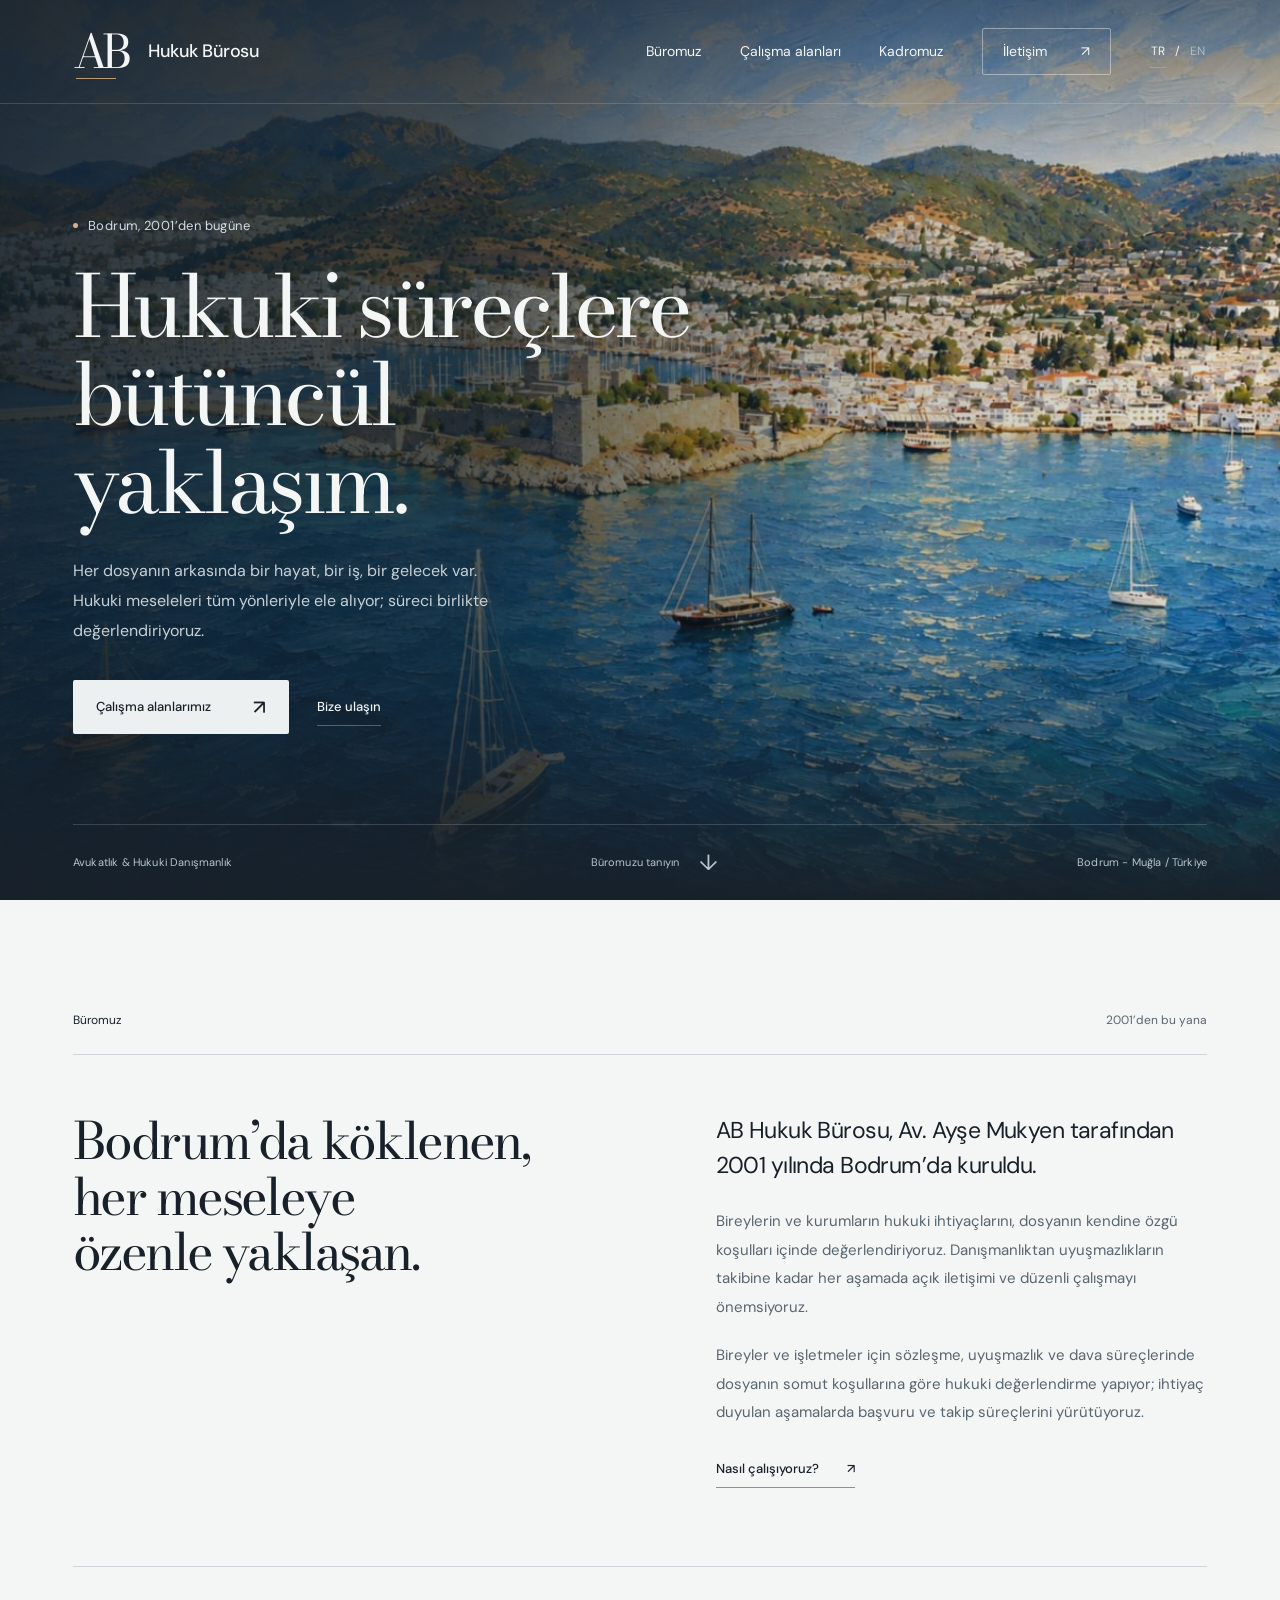
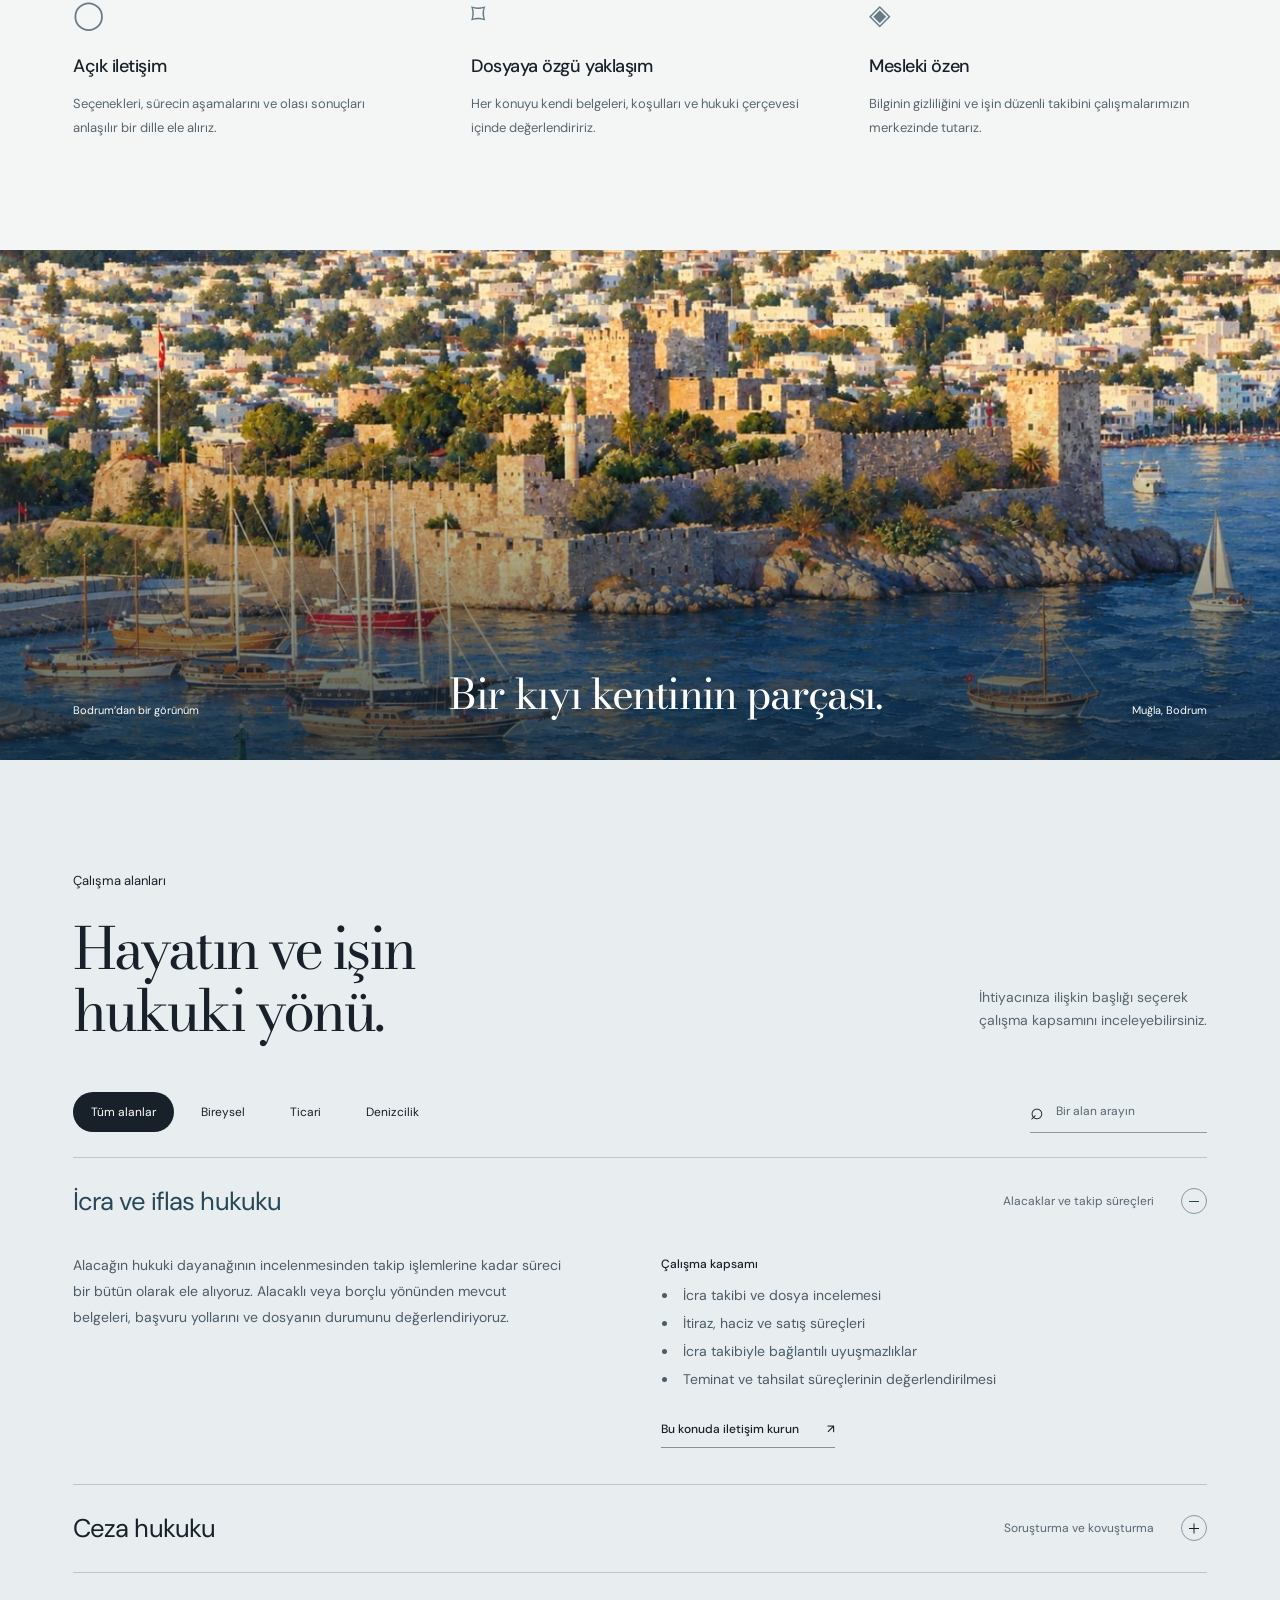
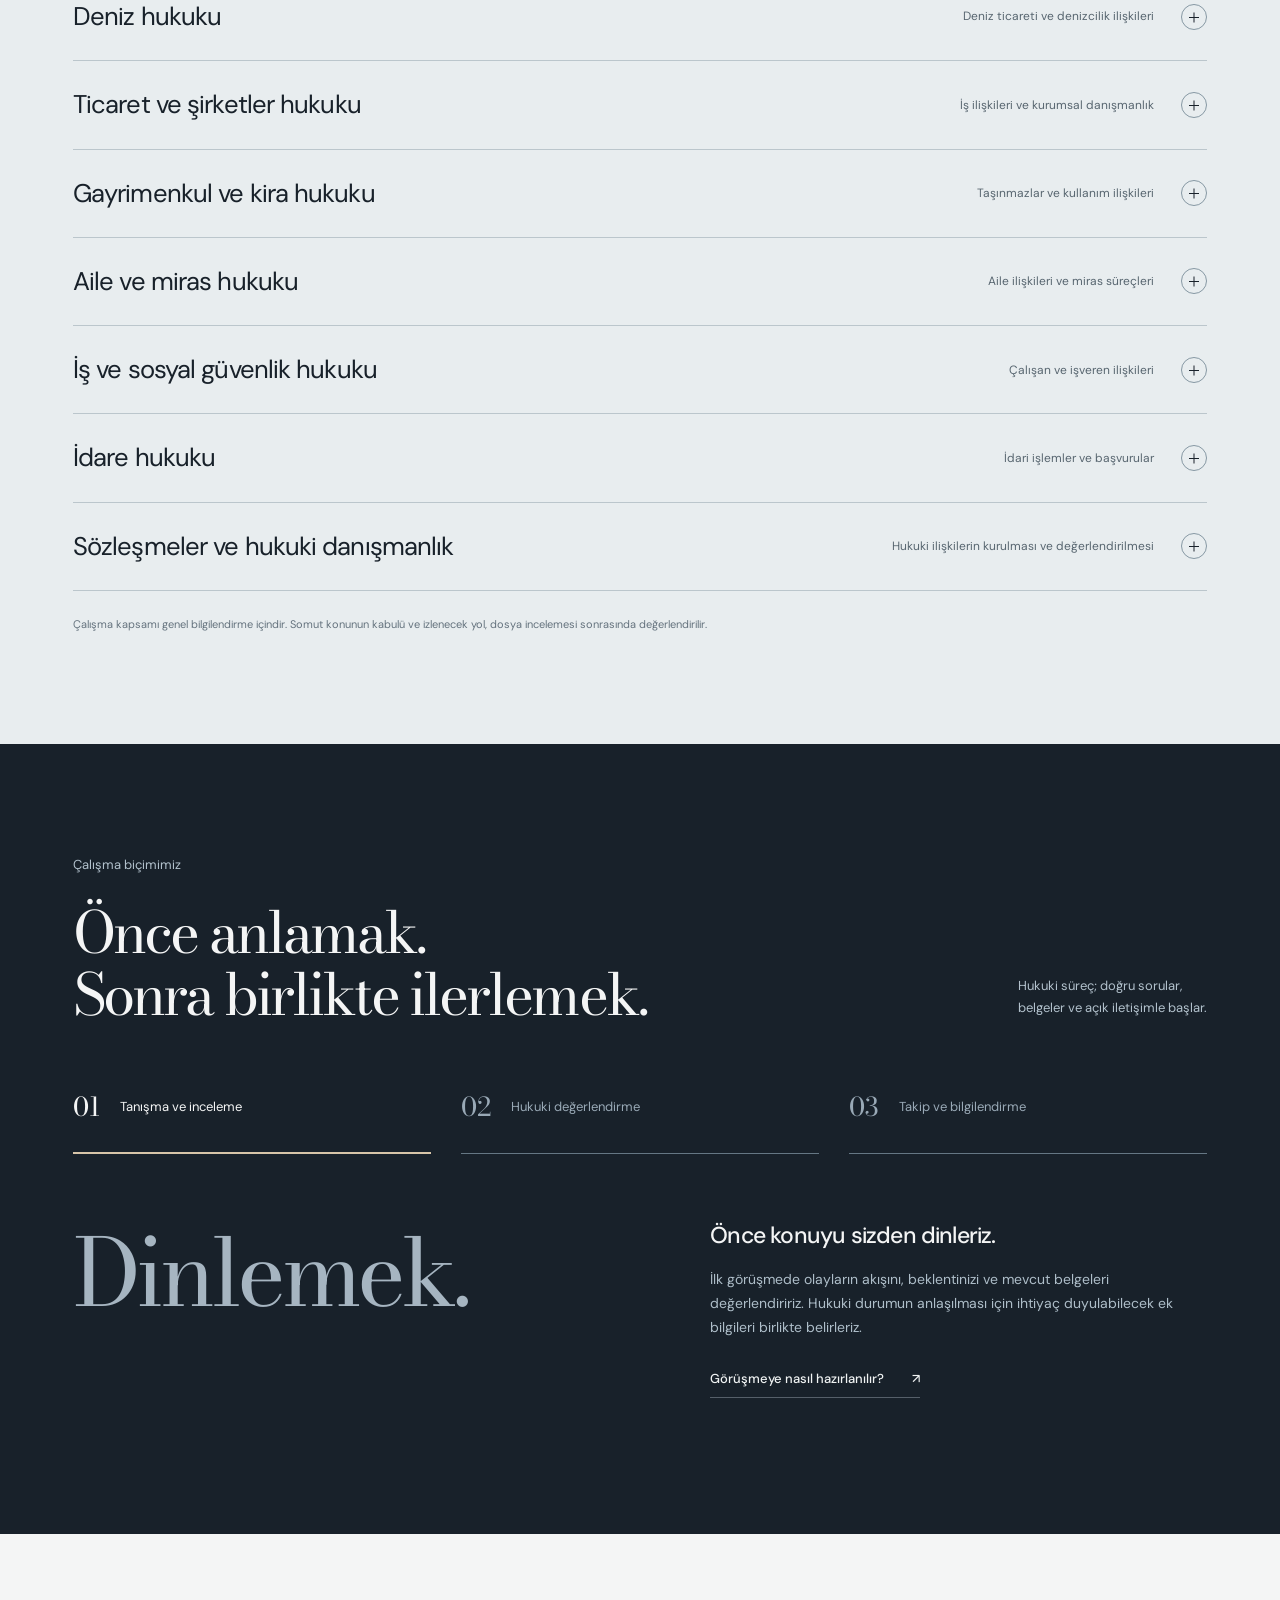
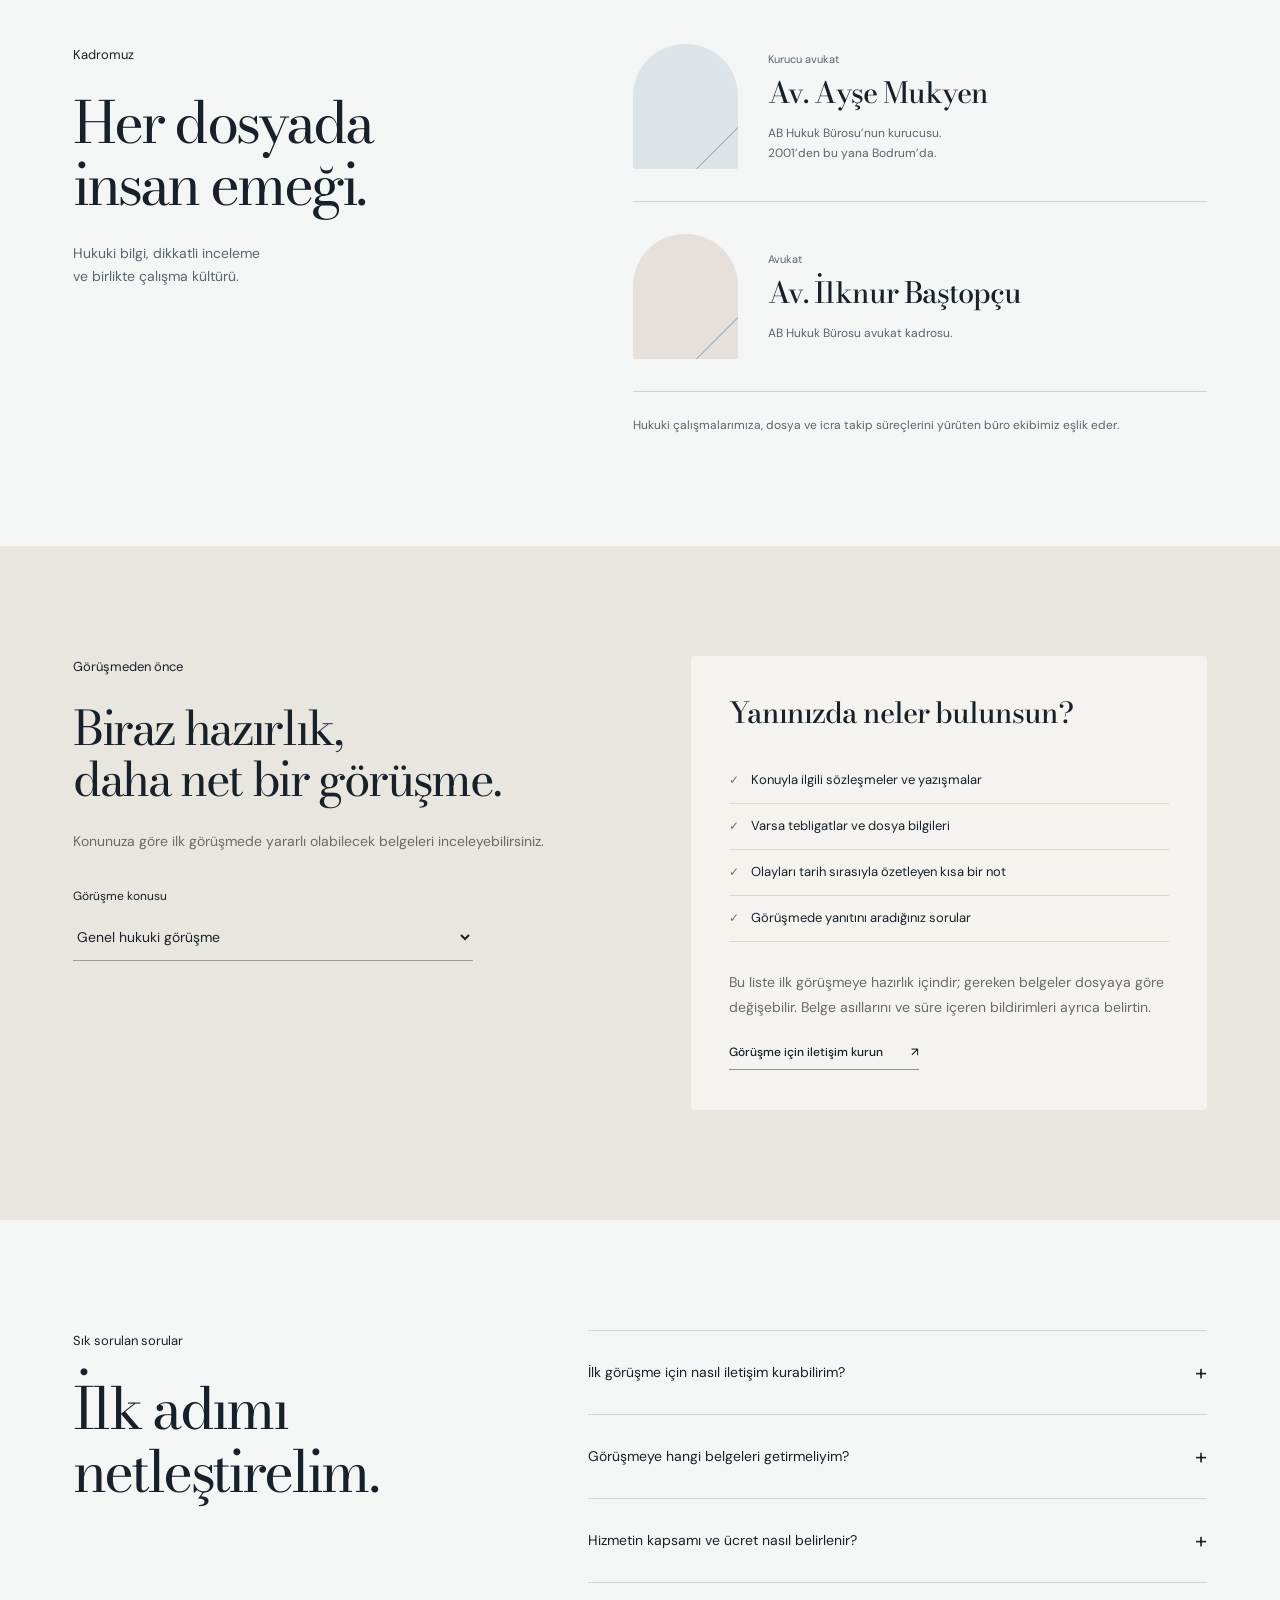
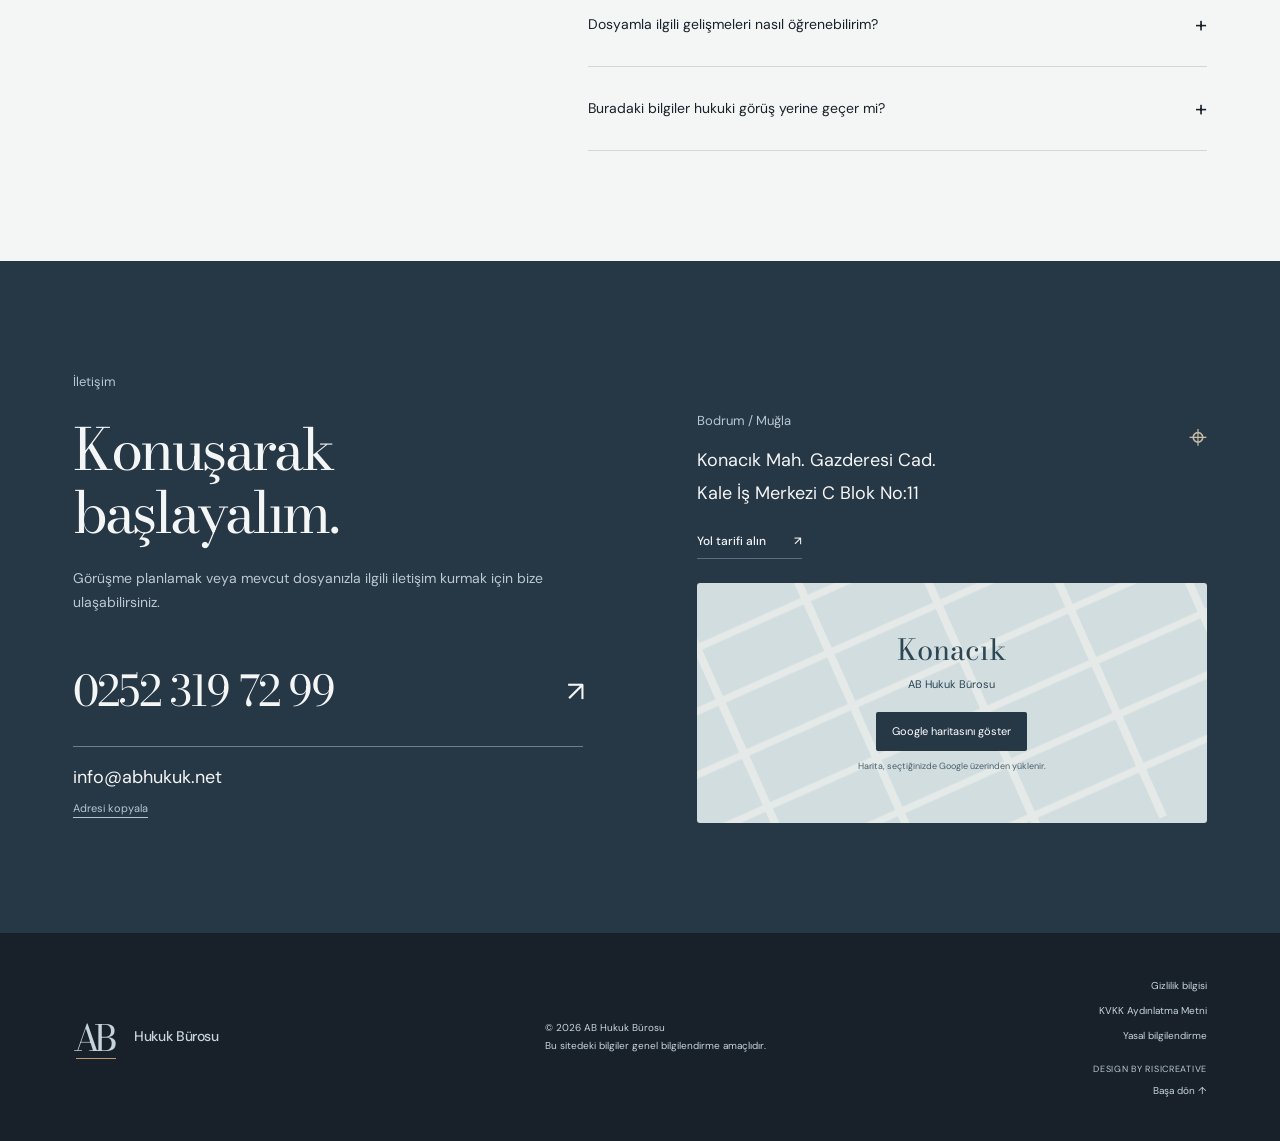
<file: index.html>
<!doctype html>
<html lang="tr">
<head>
<meta charset="utf-8"><meta name="viewport" content="width=device-width, initial-scale=1">
<meta name="theme-color" content="#18212a"><link rel="preload" href="assets/bodrum-panorama.jpg" as="image">
<title>AB Hukuk Bürosu | Bodrum</title>
<meta name="description" content="Bodrum'da bulunan AB Hukuk Bürosu. Çalışma alanlarımız, kadromuz, hukuki süreçlere yaklaşımımız ve iletişim bilgilerimiz.">
<link rel="canonical" href="https://abhukuk.net/"><link rel="alternate" hreflang="tr" href="https://abhukuk.net/"><link rel="alternate" hreflang="en" href="https://abhukuk.net/en.html"><link rel="alternate" hreflang="x-default" href="https://abhukuk.net/">
<meta property="og:title" content="AB Hukuk Bürosu | Bodrum"><meta property="og:description" content="2001'den bu yana Bodrum'da avukatlık ve hukuki danışmanlık."><meta property="og:type" content="website"><meta property="og:url" content="https://abhukuk.net/">
<link rel="icon" type="image/svg+xml" href="assets/mark.svg"><link rel="stylesheet" href="assets/fonts.css"><link rel="stylesheet" href="assets/style.css?v=20260923">
<script type="application/ld+json">{"@context":"https://schema.org","@type":"LegalService","name":"AB Hukuk Bürosu","url":"https://abhukuk.net/","telephone":"+90-252-319-72-99","email":"info@abhukuk.net","foundingDate":"2001","address":{"@type":"PostalAddress","streetAddress":"Konacık Mah. Gazderesi Cad. Kale İş Merkezi C Blok No:11","addressLocality":"Bodrum","addressRegion":"Muğla","addressCountry":"TR"}}</script>
<script defer src="assets/vendor/gsap.min.js"></script><script defer src="assets/app.js"></script>
</head>
<body>
<a class="skip-link" href="#icerik">İçeriğe geç</a>
<header class="site-header"><a class="brand" href="#baslangic" aria-label="AB Hukuk Bürosu, başlangıç"><span class="brand-mark" aria-hidden="true">AB<span></span></span><span class="brand-name">Hukuk Bürosu</span></a><nav id="ana-menu" class="main-nav" aria-label="Ana menü"><a href="#buro">Büromuz</a><a href="#calisma-alanlari">Çalışma alanları</a><a href="#kadromuz">Kadromuz</a><a class="nav-contact" href="#iletisim">İletişim <span aria-hidden="true">↗</span></a><div class="language-switch" aria-label="Site dili"><a href="./index.html" lang="tr" aria-current="page">TR</a><span aria-hidden="true">/</span><a href="./en.html" lang="en" aria-label="English version">EN</a></div></nav><button class="menu-toggle" aria-expanded="false" aria-controls="ana-menu" aria-label="Menüyü aç"><span></span><span></span></button></header>
<main id="icerik">
<section id="baslangic" class="hero" aria-labelledby="hero-title">
<div class="hero-landscape" aria-hidden="true"></div>
<div class="hero-content"><p class="hero-location"><span></span> Bodrum, 2001’den bugüne</p><h1 id="hero-title">Hukuki süreçlere<br>bütüncül<br>yaklaşım.</h1><p class="hero-description">Her dosyanın arkasında bir hayat, bir iş, bir gelecek var. Hukuki meseleleri tüm yönleriyle ele alıyor; süreci birlikte değerlendiriyoruz.</p><div class="hero-actions"><a class="button button-light" href="#calisma-alanlari">Çalışma alanlarımız <span aria-hidden="true">↗</span></a><a class="text-link light" href="#iletisim">Bize ulaşın</a></div></div>
<div class="hero-bottom"><span>Avukatlık &amp; Hukuki Danışmanlık</span><a href="#buro">Büromuzu tanıyın <span aria-hidden="true">↓</span></a><span class="hero-coordinate">Bodrum - Muğla / Türkiye</span></div>
</section>
<section id="buro" class="office section-shell" aria-labelledby="office-title"><div class="section-meta"><span>Büromuz</span><span>2001’den bu yana</span></div><div class="office-grid"><h2 id="office-title">Bodrum’da köklenen,<br>her meseleye<br>özenle yaklaşan.</h2><div class="office-copy"><p class="large-copy">AB Hukuk Bürosu, Av. Ayşe Mukyen tarafından 2001 yılında Bodrum’da kuruldu.</p><p>Bireylerin ve kurumların hukuki ihtiyaçlarını, dosyanın kendine özgü koşulları içinde değerlendiriyoruz. Danışmanlıktan uyuşmazlıkların takibine kadar her aşamada açık iletişimi ve düzenli çalışmayı önemsiyoruz.</p><p>Bireyler ve işletmeler için sözleşme, uyuşmazlık ve dava süreçlerinde dosyanın somut koşullarına göre hukuki değerlendirme yapıyor; ihtiyaç duyulan aşamalarda başvuru ve takip süreçlerini yürütüyoruz.</p><a class="text-link" href="#yaklasim">Nasıl çalışıyoruz? <span aria-hidden="true">↗</span></a></div></div><div class="principles"><div><span class="principle-icon" aria-hidden="true">◯</span><h3>Açık iletişim</h3><p>Seçenekleri, sürecin aşamalarını ve olası sonuçları anlaşılır bir dille ele alırız.</p></div><div><span class="principle-icon" aria-hidden="true">⌑</span><h3>Dosyaya özgü yaklaşım</h3><p>Her konuyu kendi belgeleri, koşulları ve hukuki çerçevesi içinde değerlendiririz.</p></div><div><span class="principle-icon" aria-hidden="true">◈</span><h3>Mesleki özen</h3><p>Bilginin gizliliğini ve işin düzenli takibini çalışmalarımızın merkezinde tutarız.</p></div></div></section>
<figure class="coast-image"><img src="assets/bodrum-castle.jpg" width="1400" height="788" alt="Bodrum Kalesi ve ahşap teknelerin yağlıboya yorumu" loading="lazy"><figcaption><span>Bodrum’dan bir görünüm</span><p>Bir kıyı kentinin parçası.</p><span>Muğla, Bodrum</span></figcaption></figure>
<section id="calisma-alanlari" class="practice section-shell" aria-labelledby="practice-title"><div class="practice-heading"><div><p class="section-kicker">Çalışma alanları</p><h2 id="practice-title">Hayatın ve işin<br>hukuki yönü.</h2></div><p>İhtiyacınıza ilişkin başlığı seçerek<br>çalışma kapsamını inceleyebilirsiniz.</p></div><div class="practice-tools"><div class="practice-filters" role="group" aria-label="Çalışma alanlarını filtrele"><button class="filter active" type="button" data-filter="all" aria-pressed="true">Tüm alanlar</button><button class="filter" type="button" data-filter="individual" aria-pressed="false">Bireysel</button><button class="filter" type="button" data-filter="business" aria-pressed="false">Ticari</button><button class="filter" type="button" data-filter="sea" aria-pressed="false">Denizcilik</button></div><label class="search-box"><span aria-hidden="true">⌕</span><input id="practice-search" type="search" placeholder="Bir alan arayın" aria-label="Çalışma alanlarında ara"></label></div><p id="search-status" class="sr-only" role="status" aria-live="polite"></p><div class="practice-list">
<details class="practice-item" data-category="individual business" open><summary><span>İcra ve iflas hukuku</span><span class="practice-teaser">Alacaklar ve takip süreçleri</span><span class="expand-icon" aria-hidden="true"></span></summary><div class="practice-detail"><p>Alacağın hukuki dayanağının incelenmesinden takip işlemlerine kadar süreci bir bütün olarak ele alıyoruz. Alacaklı veya borçlu yönünden mevcut belgeleri, başvuru yollarını ve dosyanın durumunu değerlendiriyoruz.</p><div><h4>Çalışma kapsamı</h4><ul><li>İcra takibi ve dosya incelemesi</li><li>İtiraz, haciz ve satış süreçleri</li><li>İcra takibiyle bağlantılı uyuşmazlıklar</li><li>Teminat ve tahsilat süreçlerinin değerlendirilmesi</li></ul><a class="text-link" href="#iletisim" data-topic="İcra ve iflas hukuku">Bu konuda iletişim kurun <span aria-hidden="true">↗</span></a></div></div></details>
<details class="practice-item" data-category="individual" ><summary><span>Ceza hukuku</span><span class="practice-teaser">Soruşturma ve kovuşturma</span><span class="expand-icon" aria-hidden="true"></span></summary><div class="practice-detail"><p>Ceza soruşturması ve yargılaması kapsamındaki hukuki ihtiyaçları, dosyanın bulunduğu aşamaya göre değerlendiriyoruz. Savunma ve şikâyet süreçlerinde ilgili kişinin konumuna uygun hukuki destek sunuyoruz.</p><div><h4>Çalışma kapsamı</h4><ul><li>Soruşturma ve kovuşturma dosyalarının takibi</li><li>İfade ve savunma hazırlığı</li><li>Şikâyet ve katılma süreçleri</li><li>Kararlara karşı başvuru yollarının değerlendirilmesi</li></ul><a class="text-link" href="#iletisim" data-topic="Ceza hukuku">Bu konuda iletişim kurun <span aria-hidden="true">↗</span></a></div></div></details>
<details class="practice-item" data-category="sea business" ><summary><span>Deniz hukuku</span><span class="practice-teaser">Deniz ticareti ve denizcilik ilişkileri</span><span class="expand-icon" aria-hidden="true"></span></summary><div class="practice-detail"><p>Bodrum’un denizcilik yaşamıyla bağlantılı hukuki meselelerde; tekne ve yatlara ilişkin sözleşmeleri, işletme ilişkilerini ve taraflar arasındaki uyuşmazlıkları değerlendiriyoruz.</p><div><h4>Çalışma kapsamı</h4><ul><li>Tekne ve yat alım satım sözleşmeleri</li><li>Kiralama ve işletme ilişkileri</li><li>Denizcilikten doğan alacak ve uyuşmazlıklar</li><li>Sigorta ve sorumluluk konularının hukuki incelenmesi</li></ul><a class="text-link" href="#iletisim" data-topic="Deniz hukuku">Bu konuda iletişim kurun <span aria-hidden="true">↗</span></a></div></div></details>
<details class="practice-item" data-category="business" ><summary><span>Ticaret ve şirketler hukuku</span><span class="practice-teaser">İş ilişkileri ve kurumsal danışmanlık</span><span class="expand-icon" aria-hidden="true"></span></summary><div class="practice-detail"><p>Şirketlerin günlük faaliyetlerinden ve ticari ilişkilerinden doğan hukuki konuları ele alıyoruz. Sözleşmeleri, alacakları ve uyuşmazlıkları işletmenin çalışma biçimiyle birlikte değerlendiriyoruz.</p><div><h4>Çalışma kapsamı</h4><ul><li>Ticari sözleşmelerin hazırlanması ve incelenmesi</li><li>Şirket ve ortaklık ilişkileri</li><li>Ticari alacak ve tazminat uyuşmazlıkları</li><li>Sürekli hukuki danışmanlık</li></ul><a class="text-link" href="#iletisim" data-topic="Ticaret ve şirketler hukuku">Bu konuda iletişim kurun <span aria-hidden="true">↗</span></a></div></div></details>
<details class="practice-item" data-category="individual business" ><summary><span>Gayrimenkul ve kira hukuku</span><span class="practice-teaser">Taşınmazlar ve kullanım ilişkileri</span><span class="expand-icon" aria-hidden="true"></span></summary><div class="practice-detail"><p>Taşınmazlarla ilgili sözleşme, mülkiyet ve kullanım ilişkilerini değerlendiriyoruz. Konut ve işyeri kiraları ile taşınmazlardan doğan uyuşmazlıklarda hukuki süreçleri takip ediyoruz.</p><div><h4>Çalışma kapsamı</h4><ul><li>Kira sözleşmeleri ve kira uyuşmazlıkları</li><li>Tapu ve mülkiyetle ilgili hukuki inceleme</li><li>Tahliye ve kira alacağı süreçleri</li><li>Taşınmaz alım satım sözleşmelerinin incelenmesi</li></ul><a class="text-link" href="#iletisim" data-topic="Gayrimenkul ve kira hukuku">Bu konuda iletişim kurun <span aria-hidden="true">↗</span></a></div></div></details>
<details class="practice-item" data-category="individual" ><summary><span>Aile ve miras hukuku</span><span class="practice-teaser">Aile ilişkileri ve miras süreçleri</span><span class="expand-icon" aria-hidden="true"></span></summary><div class="practice-detail"><p>Aile ilişkileri ve mirastan kaynaklanan hukuki konuları kişisel koşulları ve gizliliği gözeterek ele alıyoruz. Uyuşmazlığın kapsamına göre anlaşma ve yargılama seçeneklerini değerlendiriyoruz.</p><div><h4>Çalışma kapsamı</h4><ul><li>Boşanma ve buna bağlı hukuki süreçler</li><li>Velayet, nafaka ve mal rejimi uyuşmazlıkları</li><li>Mirasçılık ve miras paylaşımı</li><li>Vasiyetname ve mirasla ilgili belgelerin incelenmesi</li></ul><a class="text-link" href="#iletisim" data-topic="Aile ve miras hukuku">Bu konuda iletişim kurun <span aria-hidden="true">↗</span></a></div></div></details>
<details class="practice-item" data-category="individual business" ><summary><span>İş ve sosyal güvenlik hukuku</span><span class="practice-teaser">Çalışan ve işveren ilişkileri</span><span class="expand-icon" aria-hidden="true"></span></summary><div class="practice-detail"><p>İş ilişkilerinden doğan hak ve yükümlülükleri çalışan ve işveren bakımından inceliyoruz. İş sözleşmelerinin düzenlenmesi, sona ermesi ve bunlarla ilgili uyuşmazlıklarda hukuki destek veriyoruz.</p><div><h4>Çalışma kapsamı</h4><ul><li>İş sözleşmelerinin hazırlanması ve incelenmesi</li><li>İşçilik alacakları ve fesih uyuşmazlıkları</li><li>İşe iade ve tazminat süreçleri</li><li>Sosyal güvenlikle bağlantılı hukuki konular</li></ul><a class="text-link" href="#iletisim" data-topic="İş ve sosyal güvenlik hukuku">Bu konuda iletişim kurun <span aria-hidden="true">↗</span></a></div></div></details>
<details class="practice-item" data-category="individual business" ><summary><span>İdare hukuku</span><span class="practice-teaser">İdari işlemler ve başvurular</span><span class="expand-icon" aria-hidden="true"></span></summary><div class="practice-detail"><p>Kamu kurumlarıyla ilişkilerde ortaya çıkan hukuki meseleleri, ilgili işlem ve belgeler üzerinden değerlendiriyoruz. İdari başvuru ve yargılama yollarını somut olay çerçevesinde inceliyoruz.</p><div><h4>Çalışma kapsamı</h4><ul><li>İdari işlemlerin hukuki değerlendirilmesi</li><li>İdari başvuruların hazırlanması</li><li>İptal ve tam yargı davaları</li><li>İdari yaptırımlara ilişkin uyuşmazlıklar</li></ul><a class="text-link" href="#iletisim" data-topic="İdare hukuku">Bu konuda iletişim kurun <span aria-hidden="true">↗</span></a></div></div></details>
<details class="practice-item" data-category="individual business" ><summary><span>Sözleşmeler ve hukuki danışmanlık</span><span class="practice-teaser">Hukuki ilişkilerin kurulması ve değerlendirilmesi</span><span class="expand-icon" aria-hidden="true"></span></summary><div class="practice-detail"><p>Hukuki ilişki kurulmadan önce hak, yükümlülük ve risklerin anlaşılmasını önemsiyoruz. Bireysel ve ticari sözleşmeleri tarafların amaçlarına ve somut koşullarına göre değerlendiriyoruz.</p><div><h4>Çalışma kapsamı</h4><ul><li>Sözleşme hazırlığı ve hukuki inceleme</li><li>Müzakere süreçlerine hukuki destek</li><li>İhtarname ve bildirimler</li><li>Bireysel ve kurumsal hukuki danışmanlık</li></ul><a class="text-link" href="#iletisim" data-topic="Sözleşmeler ve hukuki danışmanlık">Bu konuda iletişim kurun <span aria-hidden="true">↗</span></a></div></div></details>
</div><div id="no-results" hidden><h3>Bu aramayla eşleşen bir alan yok.</h3><p>Başka bir kelime deneyin veya konunuzu doğrudan bizimle paylaşın.</p><button class="text-link" id="clear-search" type="button">Aramayı temizle</button></div><p class="practice-note">Çalışma kapsamı genel bilgilendirme içindir. Somut konunun kabulü ve izlenecek yol, dosya incelemesi sonrasında değerlendirilir.</p></section>
<section id="yaklasim" class="approach section-shell" aria-labelledby="approach-title"><div class="approach-top"><p class="section-kicker">Çalışma biçimimiz</p><h2 id="approach-title">Önce anlamak.<br>Sonra birlikte ilerlemek.</h2><p>Hukuki süreç; doğru sorular,<br>belgeler ve açık iletişimle başlar.</p></div><div class="process-tabs" role="tablist" aria-label="Çalışma aşamaları"><button role="tab" id="step-1" aria-controls="panel-1" aria-selected="true" tabindex="0"><span>01</span>Tanışma ve inceleme</button><button role="tab" id="step-2" aria-controls="panel-2" aria-selected="false" tabindex="-1"><span>02</span>Hukuki değerlendirme</button><button role="tab" id="step-3" aria-controls="panel-3" aria-selected="false" tabindex="-1"><span>03</span>Takip ve bilgilendirme</button></div>
<div class="process-panel" id="panel-1" role="tabpanel" aria-labelledby="step-1" tabindex="0"><span class="process-word" aria-hidden="true">Dinlemek.</span><div><h3>Önce konuyu sizden dinleriz.</h3><p>İlk görüşmede olayların akışını, beklentinizi ve mevcut belgeleri değerlendiririz. Hukuki durumun anlaşılması için ihtiyaç duyulabilecek ek bilgileri birlikte belirleriz.</p><a class="text-link light" href="#hazirlik">Görüşmeye nasıl hazırlanılır? <span aria-hidden="true">↗</span></a></div></div>
<div class="process-panel" id="panel-2" role="tabpanel" aria-labelledby="step-2" tabindex="0" hidden><span class="process-word" aria-hidden="true">İncelemek.</span><div><h3>Seçenekleri birlikte ele alırız.</h3><p>Belge ve bilgileri hukuki çerçevede inceler; başvuru yollarını, olası riskleri ve süreçteki adımları konuşuruz. İşin kapsamı ve ücretlendirme, görevlendirmeden önce değerlendirilir.</p><a class="text-link light" href="#calisma-alanlari">Çalışma alanlarını inceleyin <span aria-hidden="true">↗</span></a></div></div>
<div class="process-panel" id="panel-3" role="tabpanel" aria-labelledby="step-3" tabindex="0" hidden><span class="process-word" aria-hidden="true">İzlemek.</span><div><h3>Süreci düzenli biçimde takip ederiz.</h3><p>Üstlenilen iş kapsamında başvuru, yazışma ve yargılama aşamalarını izleriz. Dosyadaki gelişmeleri ve sizden beklenen adımları paylaşarak iletişimi sürdürürüz.</p><a class="text-link light" href="#iletisim">İletişim bilgileri <span aria-hidden="true">↗</span></a></div></div></section>
<section id="kadromuz" class="team section-shell" aria-labelledby="team-title"><div class="team-intro"><p class="section-kicker">Kadromuz</p><h2 id="team-title">Her dosyada<br>insan emeği.</h2><p>Hukuki bilgi, dikkatli inceleme<br>ve birlikte çalışma kültürü.</p></div><div class="team-profiles"><article class="profile"><div class="profile-monogram" aria-hidden="true"></div><div><p class="profile-role">Kurucu avukat</p><h3>Av. Ayşe Mukyen</h3><p>AB Hukuk Bürosu’nun kurucusu.<br>2001’den bu yana Bodrum’da.</p></div></article><article class="profile"><div class="profile-monogram secondary" aria-hidden="true"></div><div><p class="profile-role">Avukat</p><h3>Av. İlknur Baştopçu</h3><p>AB Hukuk Bürosu avukat kadrosu.</p></div></article><p class="team-note">Hukuki çalışmalarımıza, dosya ve icra takip süreçlerini yürüten büro ekibimiz eşlik eder.</p></div></section>
<section id="hazirlik" class="preparation section-shell" aria-labelledby="preparation-title"><div><p class="section-kicker">Görüşmeden önce</p><h2 id="preparation-title">Biraz hazırlık,<br>daha net bir görüşme.</h2><p>Konunuza göre ilk görüşmede yararlı olabilecek belgeleri inceleyebilirsiniz.</p><label for="preparation-topic">Görüşme konusu</label><select id="preparation-topic"><option value="general">Genel hukuki görüşme</option><option value="debt">Alacak ve icra</option><option value="criminal">Ceza hukuku</option><option value="maritime">Deniz hukuku</option><option value="property">Gayrimenkul ve kira</option><option value="employment">İş hukuku</option><option value="family">Aile ve miras</option></select></div><div class="preparation-list"><h3>Yanınızda neler bulunsun?</h3><ul id="preparation-docs" aria-live="polite"><li>Konuyla ilgili sözleşmeler ve yazışmalar</li><li>Varsa tebligatlar ve dosya bilgileri</li><li>Olayları tarih sırasıyla özetleyen kısa bir not</li><li>Görüşmede yanıtını aradığınız sorular</li></ul><p>Bu liste ilk görüşmeye hazırlık içindir; gereken belgeler dosyaya göre değişebilir. Belge asıllarını ve süre içeren bildirimleri ayrıca belirtin.</p><a class="text-link" href="#iletisim">Görüşme için iletişim kurun <span aria-hidden="true">↗</span></a></div></section>
<section class="faq section-shell" aria-labelledby="faq-title"><div><p class="section-kicker">Sık sorulan sorular</p><h2 id="faq-title">İlk adımı<br>netleştirelim.</h2></div><div class="faq-list">
<details><summary>İlk görüşme için nasıl iletişim kurabilirim?<span aria-hidden="true">+</span></summary><p>Büromuzu sabit telefonumuzdan arayabilir veya e-posta gönderebilirsiniz. Görüşmenin zamanı ve şekli karşılıklı olarak belirlenir. İlk iletişimde konunun genel başlığını belirtmeniz yeterlidir.</p></details>
<details><summary>Görüşmeye hangi belgeleri getirmeliyim?<span aria-hidden="true">+</span></summary><p>Konuyla ilgili sözleşme, yazışma, tebligat ve dosya bilgilerini hazırlayabilirsiniz. Hazırlık bölümünden konuya göre örnek bir listeye ulaşabilirsiniz. Gerekli belgeler dosyanız incelendikten sonra netleşir.</p></details>
<details><summary>Hizmetin kapsamı ve ücret nasıl belirlenir?<span aria-hidden="true">+</span></summary><p>Yapılacak işin niteliği, kapsamı ve dosyanın koşulları değerlendirilir. Hizmetin kapsamı, ücret ve olası giderler görevlendirme öncesinde görüşülür.</p></details>
<details><summary>Dosyamla ilgili gelişmeleri nasıl öğrenebilirim?<span aria-hidden="true">+</span></summary><p>Üstlenilen işin takibi sırasında kullanılacak iletişim yöntemi görüşmede belirlenir. Mevcut dosyanız için büromuza ulaşırken dosya numaranızı veya konuyu belirtmeniz iletişimi kolaylaştırır.</p></details>
<details><summary>Buradaki bilgiler hukuki görüş yerine geçer mi?<span aria-hidden="true">+</span></summary><p>Hayır. Sitedeki içerik büromuzun çalışma alanlarına ve iletişim süreçlerine ilişkin genel bilgilendirmedir. Somut bir hukuki değerlendirme için olayın ve belgelerin ayrıca incelenmesi gerekir.</p></details>
</div></section>
<section id="iletisim" class="contact section-shell" aria-labelledby="contact-title"><div class="contact-heading"><p class="section-kicker">İletişim</p><h2 id="contact-title">Konuşarak<br>başlayalım.</h2><p>Görüşme planlamak veya mevcut dosyanızla ilgili iletişim kurmak için bize ulaşabilirsiniz.</p><p id="selected-topic" hidden></p><a class="contact-phone" href="tel:+902523197299">0252 319 72 99 <span aria-hidden="true">↗</span></a><a class="contact-email" id="contact-email" href="mailto:info@abhukuk.net">info@abhukuk.net</a><button class="copy-email" type="button" aria-label="E-posta adresini kopyala">Adresi kopyala</button><span id="copy-status" role="status" class="copy-status"></span></div><div class="contact-address"><div class="address-card"><span class="address-symbol" aria-hidden="true">⌖</span><p>Bodrum / Muğla</p><address>Konacık Mah. Gazderesi Cad.<br>Kale İş Merkezi C Blok No:11</address><a class="text-link light" href="https://www.google.com/maps/search/?api=1&query=Kale+%C4%B0%C5%9F+Merkezi+Gazderesi+Caddesi+Konac%C4%B1k+Bodrum" target="_blank" rel="noopener noreferrer">Yol tarifi alın <span aria-hidden="true">↗</span></a></div><div class="map-container" id="map-container"><div class="map-placeholder"><div class="map-lines" aria-hidden="true"></div><span class="map-label">Konacık<small>AB Hukuk Bürosu</small></span><button class="map-load" id="load-map" type="button">Google haritasını göster</button><p>Harita, seçtiğinizde Google üzerinden yüklenir.</p></div></div></div></section>
</main>
<footer class="site-footer"><a class="brand" href="#baslangic" aria-label="AB Hukuk Bürosu, başlangıç"><span class="brand-mark" aria-hidden="true">AB<span></span></span><span class="brand-name">Hukuk Bürosu</span></a><div><p>© <span id="year">2026</span> AB Hukuk Bürosu</p><p>Bu sitedeki bilgiler genel bilgilendirme amaçlıdır.</p></div><div class="footer-links"><button type="button" data-dialog="privacy-dialog">Gizlilik bilgisi</button><button type="button" data-dialog="kvkk-dialog">KVKK Aydınlatma Metni</button><button type="button" data-dialog="legal-dialog">Yasal bilgilendirme</button><a class="designer-credit" href="https://www.risicreative.com/" target="_blank" rel="noopener noreferrer">DESIGN BY RISICREATIVE</a><a href="#baslangic">Başa dön ↑</a></div></footer>
<dialog id="privacy-dialog" aria-labelledby="privacy-title"><div class="dialog-top"><span>AB Hukuk Bürosu</span><button class="dialog-close" type="button" aria-label="Pencereyi kapat">×</button></div><h2 id="privacy-title">Gizlilik bilgisi</h2><p>Bu site üzerinden belge yükleme, üyelik veya çevrimiçi form ile veri toplama özelliği sunulmaz. Siteye özel analiz ve reklam takip araçları kullanılmaz.</p><p>Google haritası, “Google haritasını göster” düğmesine basmanızla yüklenir. Bu işlemde tarayıcınız Google ile bağlantı kurar ve Google’ın veri işleme koşulları geçerli olur. Yol tarifi bağlantısı Google Haritalar’ı yeni sekmede açar.</p><p>E-posta veya telefonla iletişim kurmayı tercih ederseniz bu kanalların kendi altyapısı kullanılır. İlk iletişimde konu başlığını belirtmeniz yeterlidir; hassas belgelerin nasıl paylaşılacağını görüşmede belirleyebilirsiniz.</p><p>Veri işleme süreçlerine ilişkin sorularınızı info@abhukuk.net adresine iletebilirsiniz.</p></dialog>
<dialog id="legal-dialog" aria-labelledby="legal-title"><div class="dialog-top"><span>AB Hukuk Bürosu</span><button class="dialog-close" type="button" aria-label="Pencereyi kapat">×</button></div><h2 id="legal-title">Yasal bilgilendirme</h2><p>Bu internet sitesi AB Hukuk Bürosu’nun çalışma alanları, kadrosu ve iletişim bilgileri hakkında genel bilgi verir. Buradaki açıklamalar somut bir olay için hukuki görüş veya danışmanlık niteliğinde değildir.</p><p>Hukuki değerlendirme; olayın, belgelerin ve ilgili mevzuatın incelenmesini gerektirir. Sitede yer alan bilgilerden hareketle hak ve süreleriniz hakkında varsayımda bulunmayın.</p><p>Siteyi ziyaret etmek veya e-posta göndermek tek başına avukat–müvekkil ilişkisi kurmaz. Görevlendirmenin kapsamı ayrıca görüşülür. Yargısal veya idari süreçlerin sonucu önceden garanti edilemez.</p></dialog>
<dialog id="kvkk-dialog" aria-labelledby="kvkk-title"><div class="dialog-top"><span>AB Hukuk Bürosu</span><button class="dialog-close" type="button" aria-label="Pencereyi kapat">×</button></div><h2 id="kvkk-title">KVKK Aydınlatma Metni</h2><p>Bu metin, 6698 sayılı Kişisel Verilerin Korunması Kanunu’nun 10. maddesi kapsamında, bu web sitesi üzerinden gerçekleşen veri işleme faaliyetleri hakkında bilgilendirme amacıyla hazırlanmıştır.</p><h3>1. Veri sorumlusu</h3><p>Veri sorumlusu AB Hukuk Bürosu’dur. Adres: Konacık Mah. Gazderesi Cad. Kale İş Merkezi C Blok No:11, Bodrum / Muğla. E-posta: <a href="mailto:info@abhukuk.net">info@abhukuk.net</a>. Telefon: <a href="tel:+902523197299">0252 319 72 99</a>.</p><h3>2. Site kapsamında işlenen veriler ve amaçlar</h3><p>Bu sitede üyelik, çevrimiçi form, belge yükleme, analiz veya reklam takip aracı bulunmaz. E-posta ya da telefon bağlantısını kullanmayı seçmeniz halinde, ilgili iletişim kanalında paylaştığınız bilgiler yalnızca iletişim talebinize yanıt vermek amacıyla kullanılabilir.</p><h3>3. Google Haritalar</h3><p>Google haritası yalnızca “Google haritasını göster” düğmesini seçmeniz halinde yüklenir. Bu seçimle tarayıcınız Google ile bağlantı kurar ve Google’ın kendi şartları ile veri işleme politikaları geçerli olur. Yol tarifi bağlantısı Google Haritalar’ı yeni sekmede açar.</p><h3>4. Toplama yöntemi ve hukuki sebep</h3><p>Site kapsamındaki veriler; seçtiğiniz e-posta, telefon veya harita bağlantıları üzerinden ve sizin tercihinizle gerçekleşen etkileşimler aracılığıyla işlenebilir. İletişim taleplerinin yanıtlanmasında KVKK’nın 5. maddesinde düzenlenen hukuki şartlar, gerekli hallerde açık rıza ve ilgili mevzuat hükümleri esas alınır.</p><h3>5. Saklama</h3><p>Site, doğrudan kişisel veri depolayan bir form veya hesap sistemi sunmaz. İletişim kanalları üzerinden iletilen bilgiler, talebin yanıtlanması için gerekli süre ve ilgili mevzuatta öngörülen sürelerle sınırlı olarak değerlendirilebilir.</p><h3>6. İlgili kişinin hakları</h3><p>KVKK’nın 11. maddesi kapsamında; kişisel verilerinizin işlenip işlenmediğini öğrenme, işlenmişse bilgi talep etme, amacını ve uygun kullanılıp kullanılmadığını öğrenme, yurt içi veya yurt dışı aktarılan üçüncü kişileri bilme, eksik veya yanlış işlenmişse düzeltilmesini isteme, şartları oluştuğunda silinmesini veya yok edilmesini isteme, yapılan işlemlerin aktarılan üçüncü kişilere bildirilmesini isteme, münhasıran otomatik sistemlerle aleyhinize sonuç doğmasına itiraz etme ve kanuna aykırı işleme nedeniyle zararınızın giderilmesini talep etme haklarına sahipsiniz.</p><h3>7. Başvuru</h3><p>Haklarınıza ilişkin başvurunuzu, kimliğinizi ve talebinizi doğrulamaya elverişli bilgilerle birlikte, <a href="mailto:info@abhukuk.net?subject=KVKK%20başvurusu">info@abhukuk.net</a> adresine “KVKK başvurusu” konu satırıyla veya yukarıda belirtilen ofis adresine iletebilirsiniz. Başvurular, ilgili mevzuattaki süre ve usullere göre sonuçlandırılır.</p><p><strong>Son güncelleme:</strong> 22 Eylül 2026</p></dialog>
</body></html>
</file>
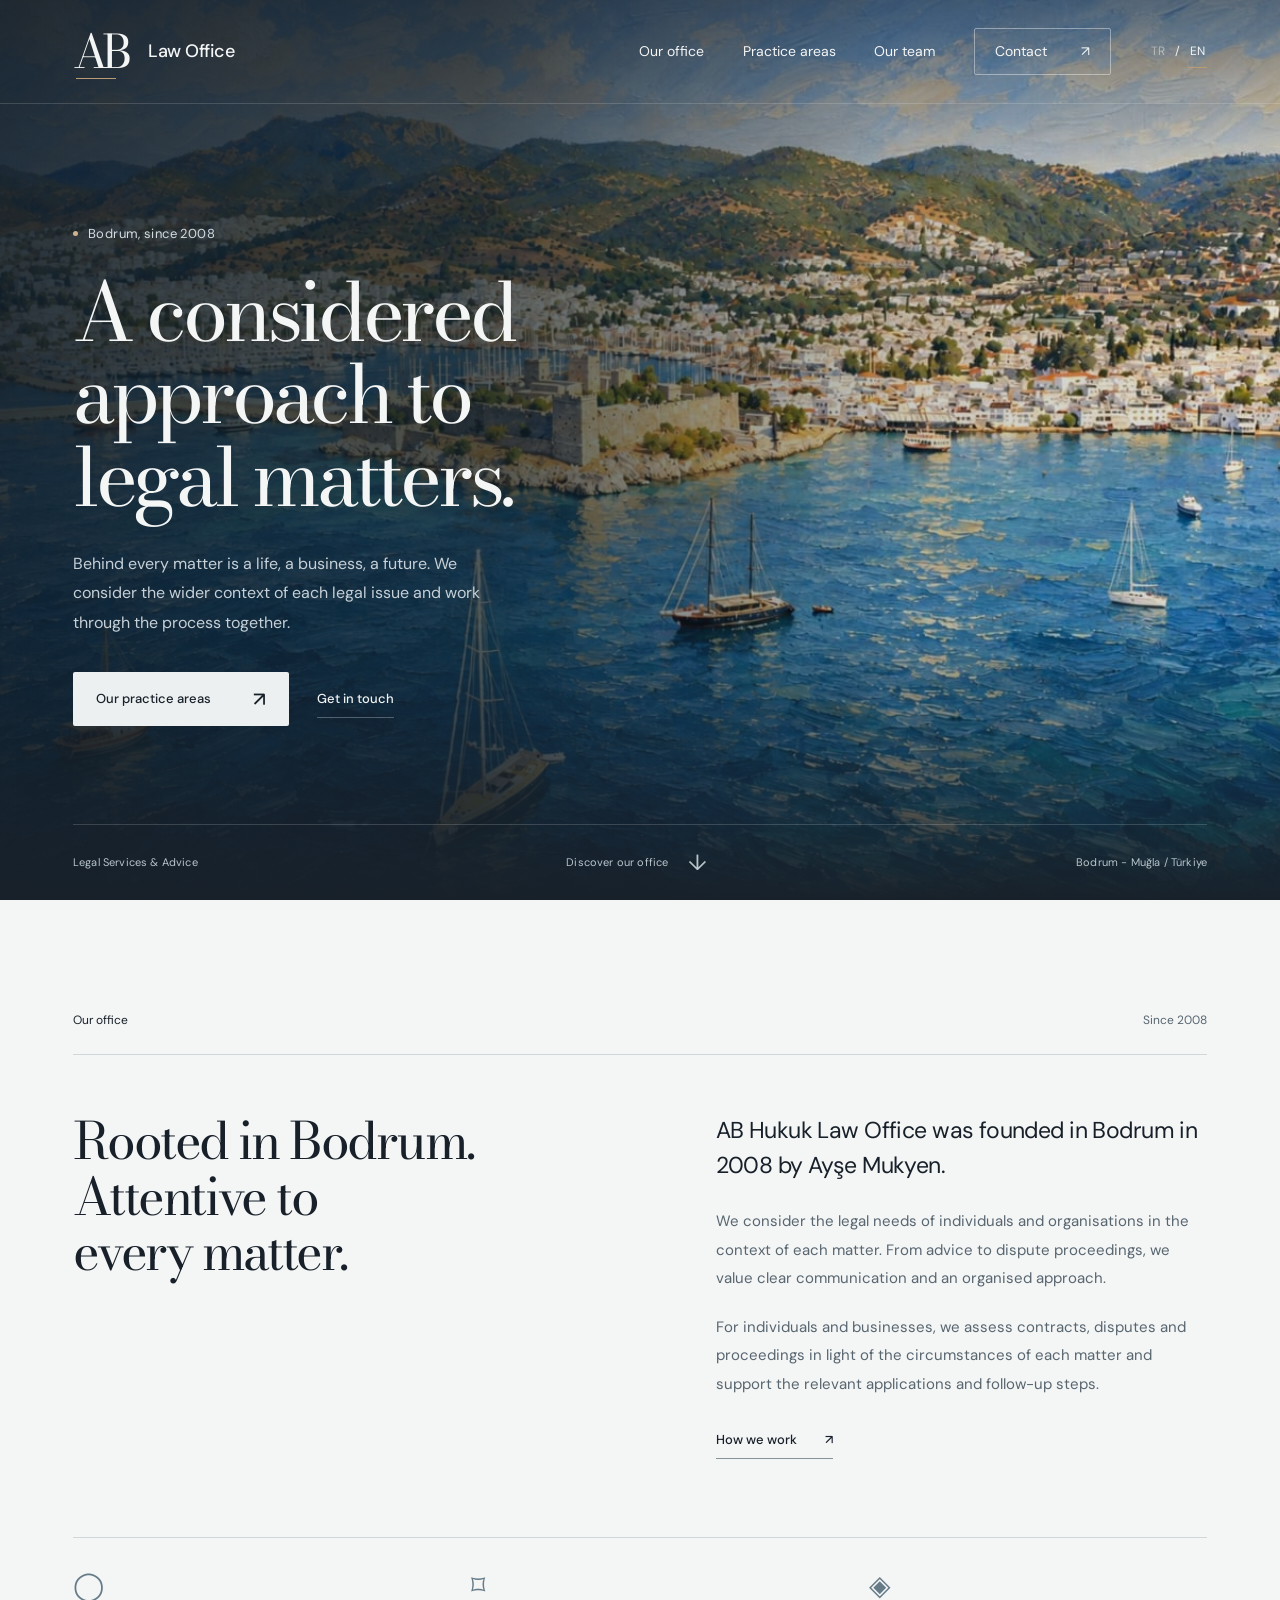
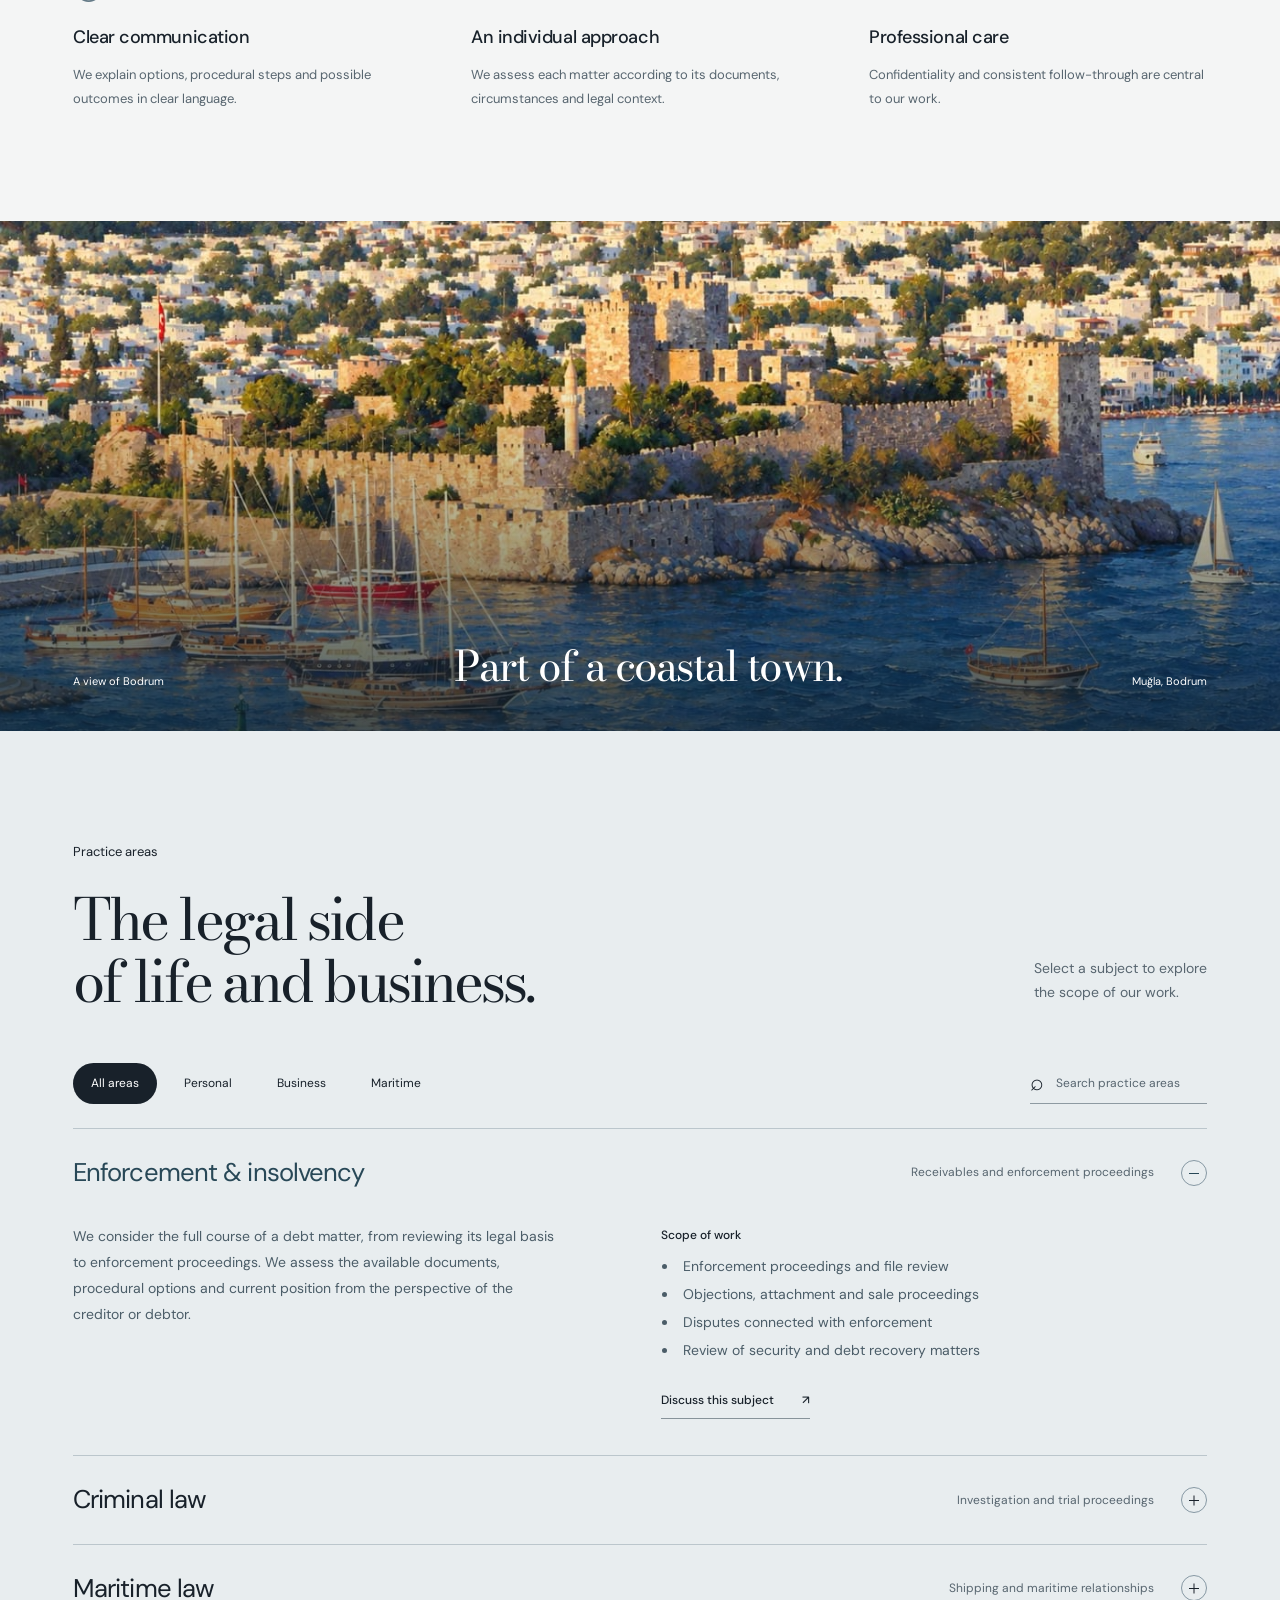
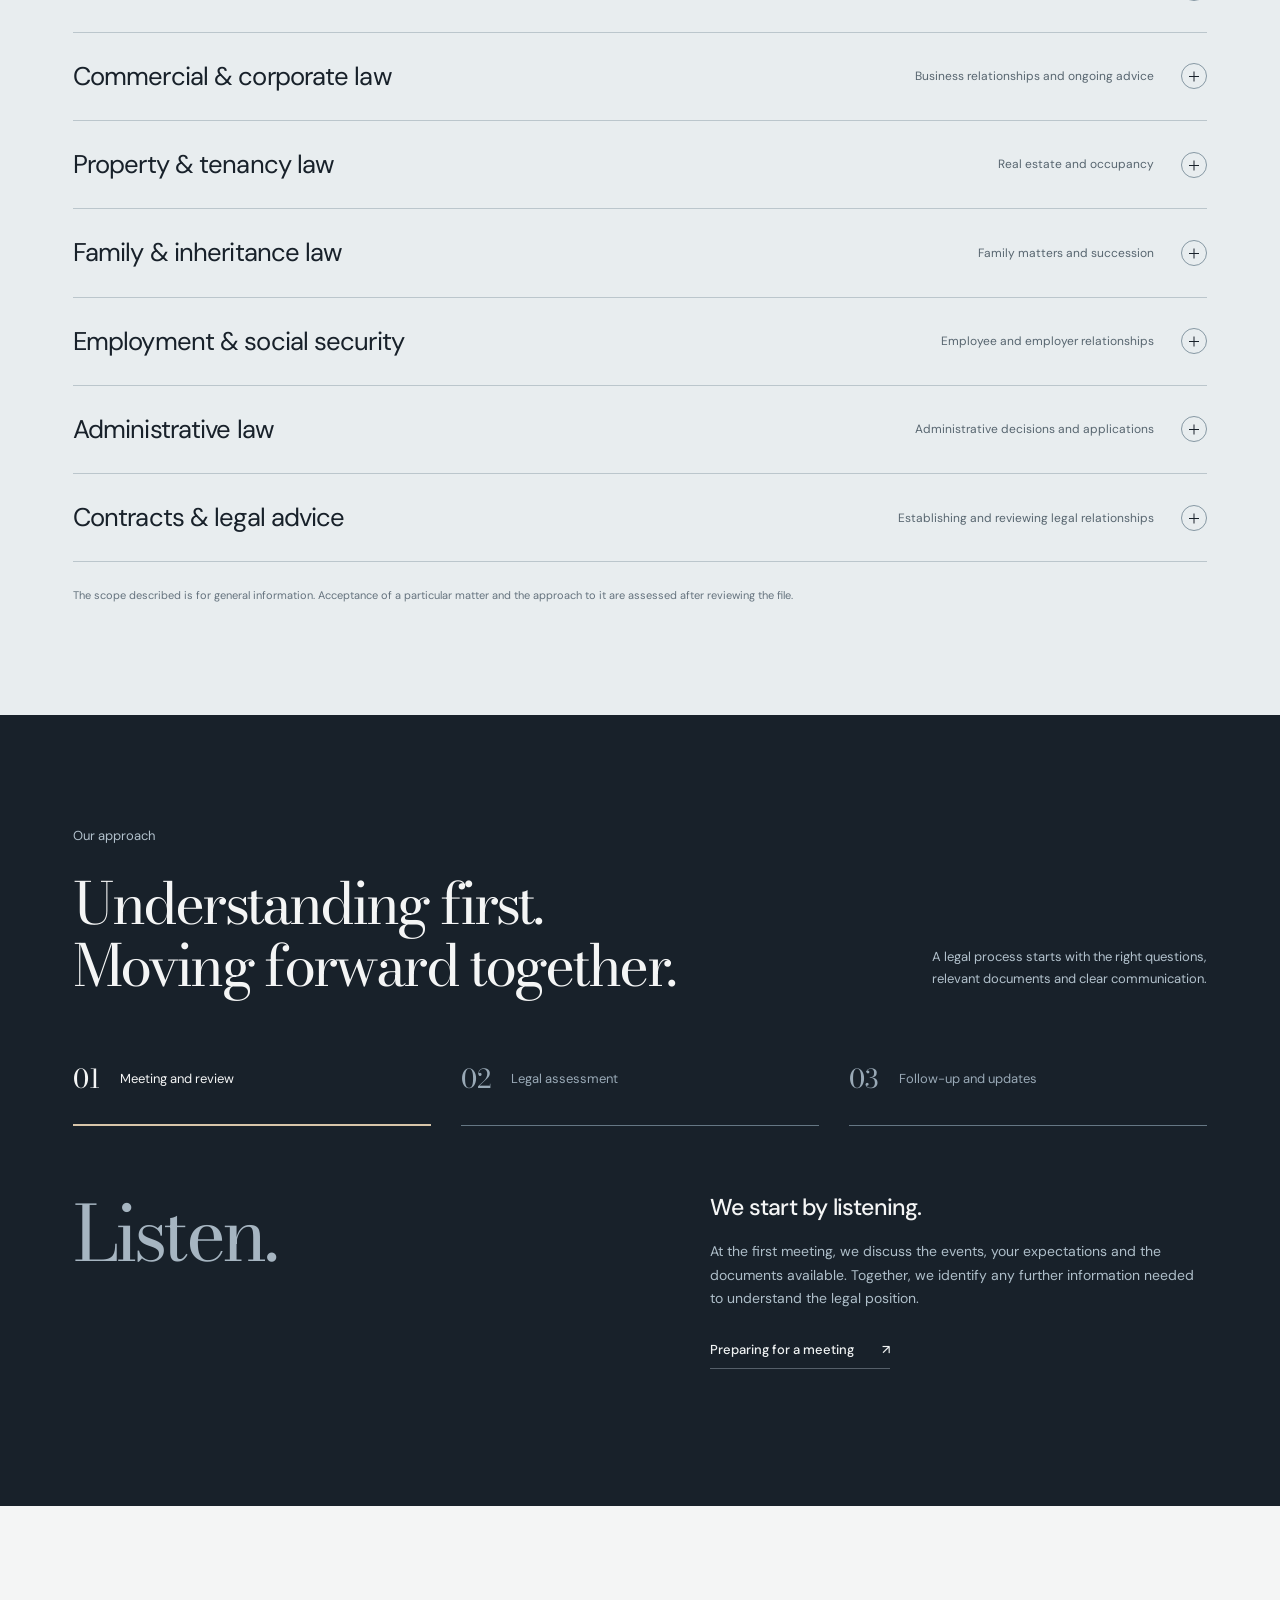
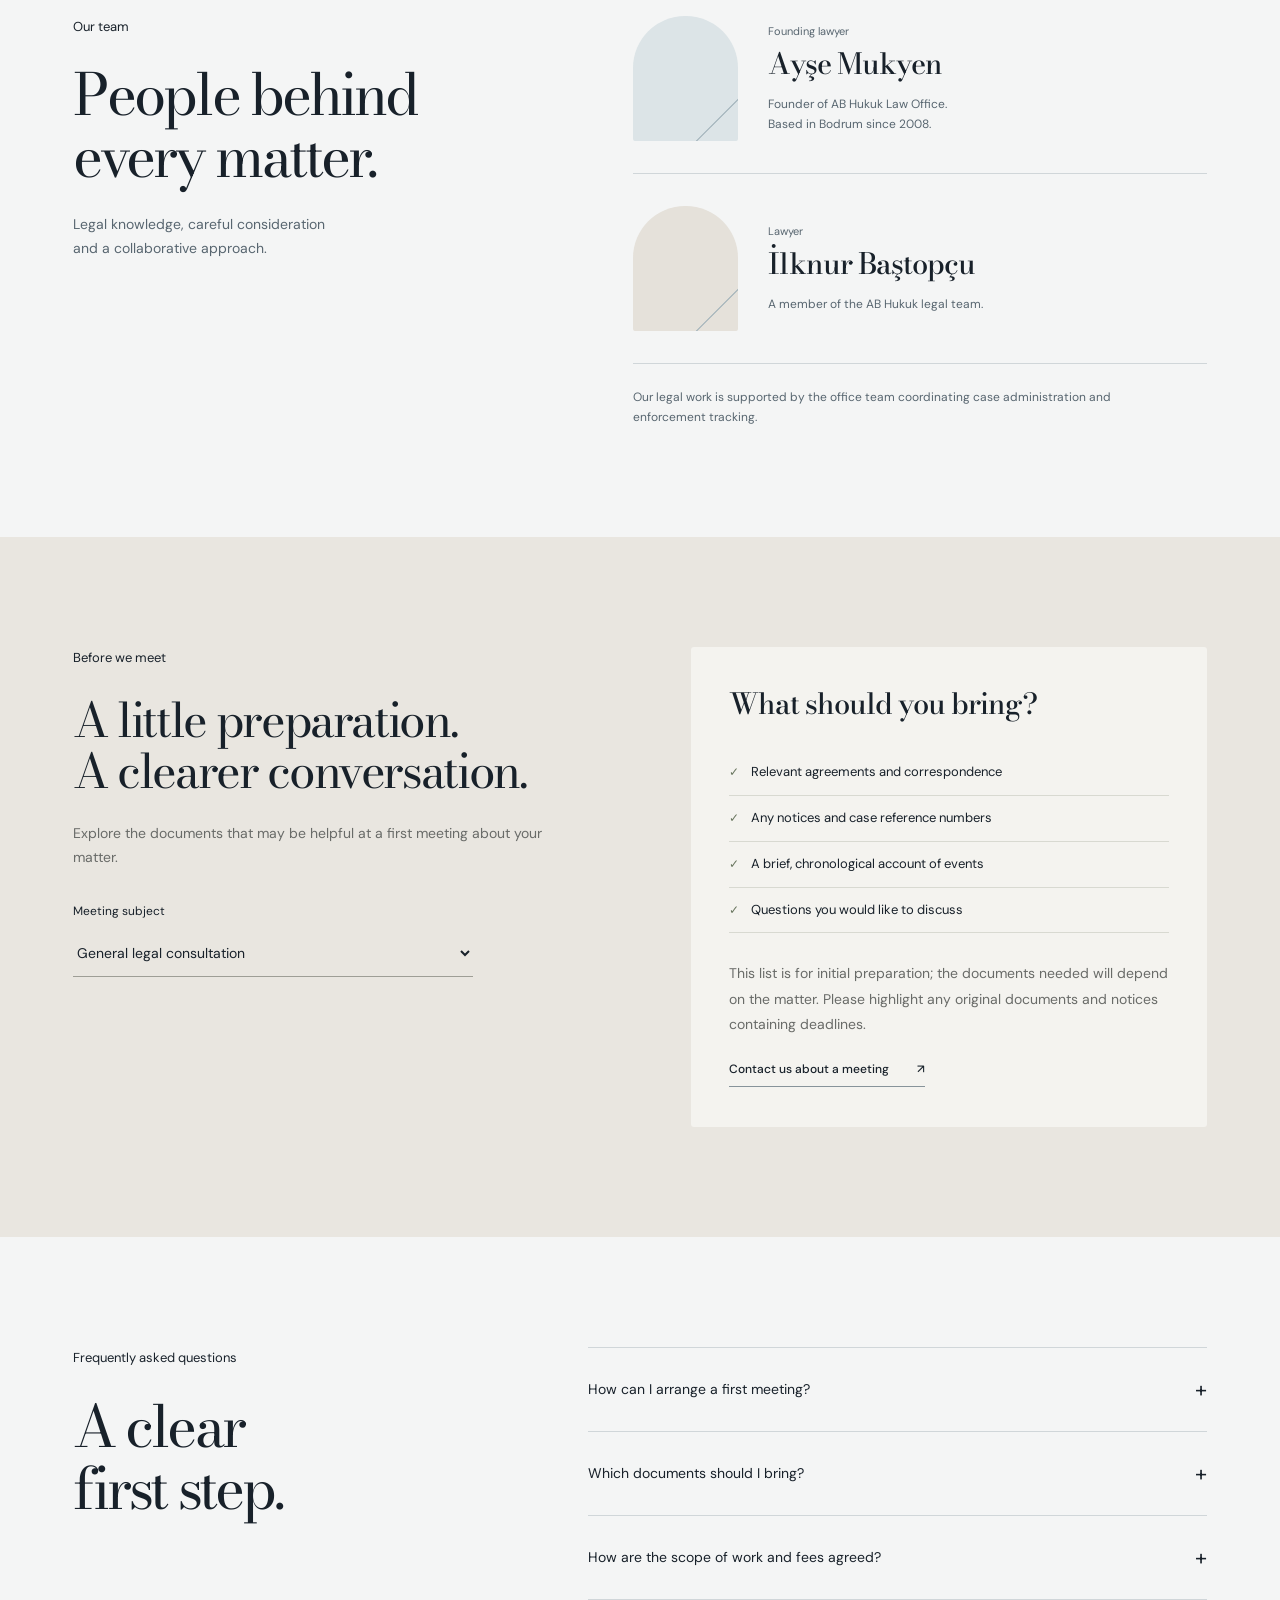
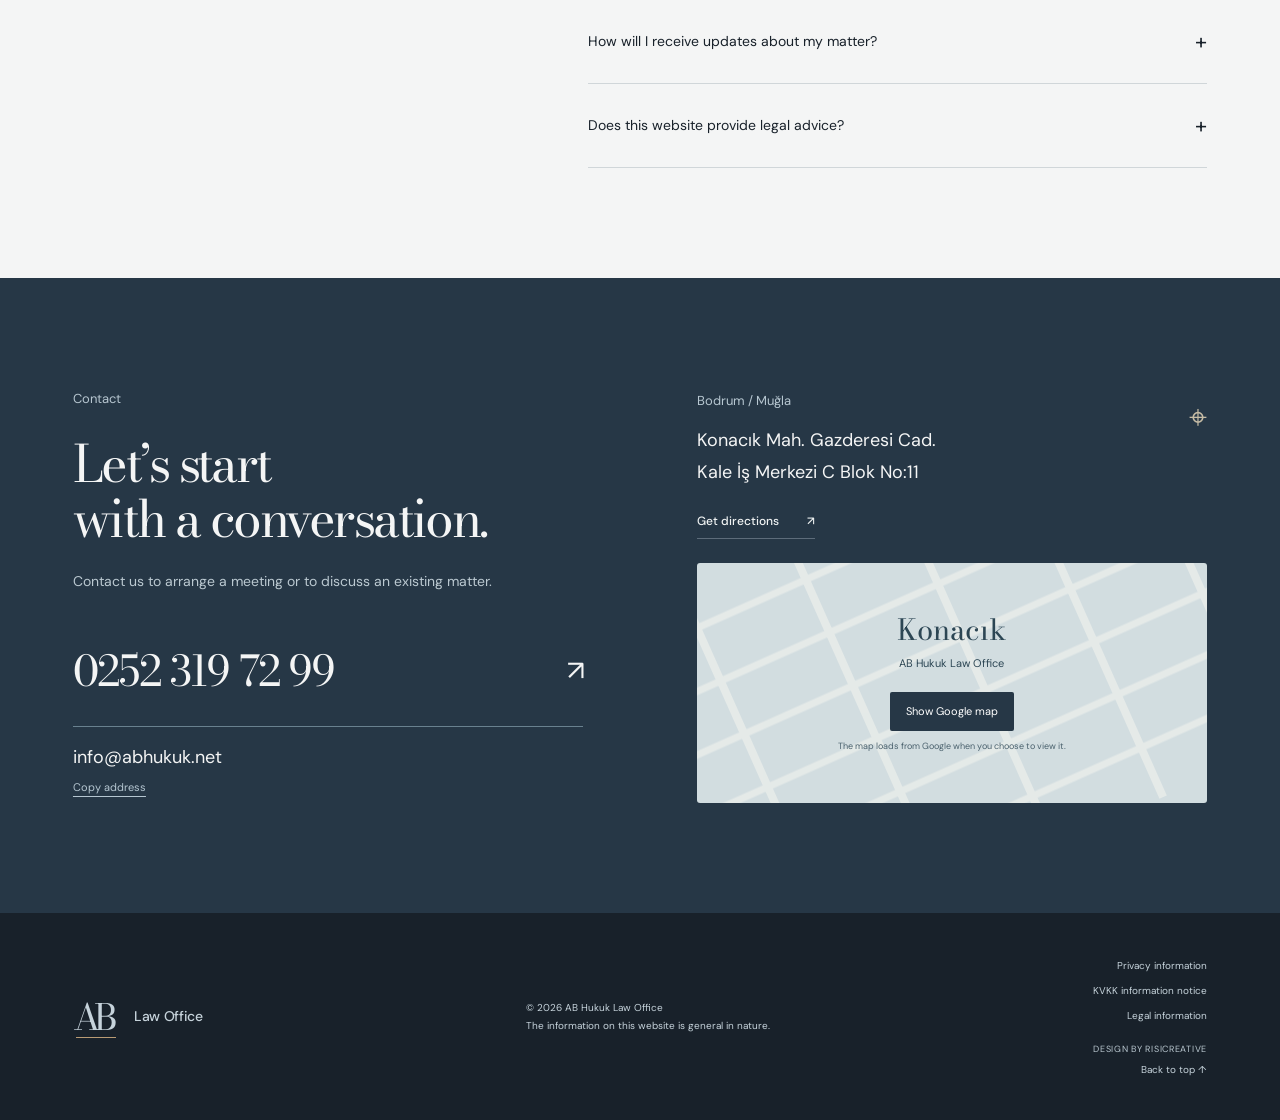
<file: en.html>
<!doctype html>
<html lang="en">
<head>
<meta charset="utf-8"><meta name="viewport" content="width=device-width, initial-scale=1">
<meta name="theme-color" content="#18212a"><link rel="preload" href="assets/bodrum-panorama.jpg" as="image">
<title>AB Hukuk Law Office | Bodrum</title>
<meta name="description" content="AB Hukuk Law Office in Bodrum. Learn about our practice areas, team, approach to legal matters and contact details.">
<link rel="canonical" href="https://abhukuk.net/en.html"><link rel="alternate" hreflang="tr" href="https://abhukuk.net/"><link rel="alternate" hreflang="en" href="https://abhukuk.net/en.html"><link rel="alternate" hreflang="x-default" href="https://abhukuk.net/">
<meta property="og:title" content="AB Hukuk Law Office | Bodrum"><meta property="og:description" content="Legal services and advice in Bodrum since 2008."><meta property="og:type" content="website"><meta property="og:url" content="https://abhukuk.net/en.html">
<link rel="icon" type="image/svg+xml" href="assets/mark.svg"><link rel="stylesheet" href="assets/fonts.css"><link rel="stylesheet" href="assets/style.css?v=20260923">
<script type="application/ld+json">{"@context":"https://schema.org","@type":"LegalService","name":"AB Hukuk Law Office","url":"https://abhukuk.net/","telephone":"+90-252-319-72-99","email":"info@abhukuk.net","foundingDate":"2008","address":{"@type":"PostalAddress","streetAddress":"Konacık Mah. Gazderesi Cad. Kale İş Merkezi C Blok No:11","addressLocality":"Bodrum","addressRegion":"Muğla","addressCountry":"TR"}}</script>
<script defer src="assets/vendor/gsap.min.js"></script><script defer src="assets/app.js"></script>
</head>
<body>
<a class="skip-link" href="#icerik">Skip to content</a>
<header class="site-header"><a class="brand" href="#baslangic" aria-label="AB Hukuk Law Office, home"><span class="brand-mark" aria-hidden="true">AB<span></span></span><span class="brand-name">Law Office</span></a><nav id="ana-menu" class="main-nav" aria-label="Main navigation"><a href="#buro">Our office</a><a href="#calisma-alanlari">Practice areas</a><a href="#kadromuz">Our team</a><a class="nav-contact" href="#iletisim">Contact <span aria-hidden="true">↗</span></a><div class="language-switch" aria-label="Site language"><a href="./index.html" lang="tr" aria-label="Türkçe sürüm">TR</a><span aria-hidden="true">/</span><a href="./en.html" lang="en" aria-current="page">EN</a></div></nav><button class="menu-toggle" aria-expanded="false" aria-controls="ana-menu" aria-label="Open menu"><span></span><span></span></button></header>
<main id="icerik">
<section id="baslangic" class="hero" aria-labelledby="hero-title">
<div class="hero-landscape" aria-hidden="true"></div>
<div class="hero-content"><p class="hero-location"><span></span> Bodrum, since 2008</p><h1 id="hero-title">A considered<br>approach to<br>legal matters.</h1><p class="hero-description">Behind every matter is a life, a business, a future. We consider the wider context of each legal issue and work through the process together.</p><div class="hero-actions"><a class="button button-light" href="#calisma-alanlari">Our practice areas <span aria-hidden="true">↗</span></a><a class="text-link light" href="#iletisim">Get in touch</a></div></div>
<div class="hero-bottom"><span>Legal Services &amp; Advice</span><a href="#buro">Discover our office <span aria-hidden="true">↓</span></a><span class="hero-coordinate">Bodrum - Muğla / Türkiye</span></div>
</section>
<section id="buro" class="office section-shell" aria-labelledby="office-title"><div class="section-meta"><span>Our office</span><span>Since 2008</span></div><div class="office-grid"><h2 id="office-title">Rooted in Bodrum.<br>Attentive to<br>every matter.</h2><div class="office-copy"><p class="large-copy">AB Hukuk Law Office was founded in Bodrum in 2008 by Ayşe Mukyen.</p><p>We consider the legal needs of individuals and organisations in the context of each matter. From advice to dispute proceedings, we value clear communication and an organised approach.</p><p>For individuals and businesses, we assess contracts, disputes and proceedings in light of the circumstances of each matter and support the relevant applications and follow-up steps.</p><a class="text-link" href="#yaklasim">How we work <span aria-hidden="true">↗</span></a></div></div><div class="principles"><div><span class="principle-icon" aria-hidden="true">◯</span><h3>Clear communication</h3><p>We explain options, procedural steps and possible outcomes in clear language.</p></div><div><span class="principle-icon" aria-hidden="true">⌑</span><h3>An individual approach</h3><p>We assess each matter according to its documents, circumstances and legal context.</p></div><div><span class="principle-icon" aria-hidden="true">◈</span><h3>Professional care</h3><p>Confidentiality and consistent follow-through are central to our work.</p></div></div></section>
<figure class="coast-image"><img src="assets/bodrum-castle.jpg" width="1400" height="788" alt="An oil painting interpretation of Bodrum Castle and wooden boats" loading="lazy"><figcaption><span>A view of Bodrum</span><p>Part of a coastal town.</p><span>Muğla, Bodrum</span></figcaption></figure>
<section id="calisma-alanlari" class="practice section-shell" aria-labelledby="practice-title"><div class="practice-heading"><div><p class="section-kicker">Practice areas</p><h2 id="practice-title">The legal side<br>of life and business.</h2></div><p>Select a subject to explore<br>the scope of our work.</p></div><div class="practice-tools"><div class="practice-filters" role="group" aria-label="Filter practice areas"><button class="filter active" type="button" data-filter="all" aria-pressed="true">All areas</button><button class="filter" type="button" data-filter="individual" aria-pressed="false">Personal</button><button class="filter" type="button" data-filter="business" aria-pressed="false">Business</button><button class="filter" type="button" data-filter="sea" aria-pressed="false">Maritime</button></div><label class="search-box"><span aria-hidden="true">⌕</span><input id="practice-search" type="search" placeholder="Search practice areas" aria-label="Search practice areas"></label></div><p id="search-status" class="sr-only" role="status" aria-live="polite"></p><div class="practice-list">
<details class="practice-item" data-category="individual business" open><summary><span>Enforcement & insolvency</span><span class="practice-teaser">Receivables and enforcement proceedings</span><span class="expand-icon" aria-hidden="true"></span></summary><div class="practice-detail"><p>We consider the full course of a debt matter, from reviewing its legal basis to enforcement proceedings. We assess the available documents, procedural options and current position from the perspective of the creditor or debtor.</p><div><h4>Scope of work</h4><ul><li>Enforcement proceedings and file review</li><li>Objections, attachment and sale proceedings</li><li>Disputes connected with enforcement</li><li>Review of security and debt recovery matters</li></ul><a class="text-link" href="#iletisim" data-topic="Enforcement & insolvency">Discuss this subject <span aria-hidden="true">↗</span></a></div></div></details>
<details class="practice-item" data-category="individual" ><summary><span>Criminal law</span><span class="practice-teaser">Investigation and trial proceedings</span><span class="expand-icon" aria-hidden="true"></span></summary><div class="practice-detail"><p>We assess legal needs in criminal matters according to the stage of the investigation or trial. We provide legal assistance in defence and complaint proceedings, taking account of the person's position in the case.</p><div><h4>Scope of work</h4><ul><li>Investigation and trial proceedings dosyalarının takibi</li><li>Preparation for statements and defence</li><li>Criminal complaints and participation in proceedings</li><li>Review of available remedies against decisions</li></ul><a class="text-link" href="#iletisim" data-topic="Criminal law">Discuss this subject <span aria-hidden="true">↗</span></a></div></div></details>
<details class="practice-item" data-category="sea business" ><summary><span>Maritime law</span><span class="practice-teaser">Shipping and maritime relationships</span><span class="expand-icon" aria-hidden="true"></span></summary><div class="practice-detail"><p>We advise on legal matters connected with Bodrum’s maritime life, including boat and yacht agreements, operating arrangements and disputes between the parties.</p><div><h4>Scope of work</h4><ul><li>Boat and yacht sale and purchase agreements</li><li>Charter and operating arrangements</li><li>Maritime claims and disputes</li><li>Legal review of insurance and liability matters</li></ul><a class="text-link" href="#iletisim" data-topic="Maritime law">Discuss this subject <span aria-hidden="true">↗</span></a></div></div></details>
<details class="practice-item" data-category="business" ><summary><span>Commercial & corporate law</span><span class="practice-teaser">Business relationships and ongoing advice</span><span class="expand-icon" aria-hidden="true"></span></summary><div class="practice-detail"><p>We address the legal issues that arise from a company's day-to-day operations and commercial relationships. We consider contracts, receivables and disputes in the context of how the business operates.</p><div><h4>Scope of work</h4><ul><li>Drafting and reviewing commercial agreements</li><li>Corporate and shareholder relationships</li><li>Commercial debt and compensation disputes</li><li>Ongoing legal advice</li></ul><a class="text-link" href="#iletisim" data-topic="Commercial & corporate law">Discuss this subject <span aria-hidden="true">↗</span></a></div></div></details>
<details class="practice-item" data-category="individual business" ><summary><span>Property & tenancy law</span><span class="practice-teaser">Real estate and occupancy</span><span class="expand-icon" aria-hidden="true"></span></summary><div class="practice-detail"><p>We review contractual, ownership and occupancy issues relating to real estate. We handle legal proceedings concerning residential and commercial leases and other property disputes.</p><div><h4>Scope of work</h4><ul><li>Lease agreements and tenancy disputes</li><li>Legal review of title and ownership matters</li><li>Eviction and rent recovery proceedings</li><li>Review of real estate sale agreements</li></ul><a class="text-link" href="#iletisim" data-topic="Property & tenancy law">Discuss this subject <span aria-hidden="true">↗</span></a></div></div></details>
<details class="practice-item" data-category="individual" ><summary><span>Family & inheritance law</span><span class="practice-teaser">Family matters and succession</span><span class="expand-icon" aria-hidden="true"></span></summary><div class="practice-detail"><p>We approach family and inheritance matters with regard for personal circumstances and confidentiality. We consider settlement and court proceedings according to the nature of the dispute.</p><div><h4>Scope of work</h4><ul><li>Divorce and related legal proceedings</li><li>Custody, maintenance and matrimonial property disputes</li><li>Heirship and estate distribution</li><li>Review of wills and inheritance documents</li></ul><a class="text-link" href="#iletisim" data-topic="Family & inheritance law">Discuss this subject <span aria-hidden="true">↗</span></a></div></div></details>
<details class="practice-item" data-category="individual business" ><summary><span>Employment & social security</span><span class="practice-teaser">Employee and employer relationships</span><span class="expand-icon" aria-hidden="true"></span></summary><div class="practice-detail"><p>We examine the rights and obligations arising from employment for employees and employers. We provide legal assistance with employment contracts, termination and related disputes.</p><div><h4>Scope of work</h4><ul><li>Drafting and reviewing employment contracts</li><li>Employment claims and termination disputes</li><li>Reinstatement and compensation proceedings</li><li>Legal matters relating to social security</li></ul><a class="text-link" href="#iletisim" data-topic="Employment & social security">Discuss this subject <span aria-hidden="true">↗</span></a></div></div></details>
<details class="practice-item" data-category="individual business" ><summary><span>Administrative law</span><span class="practice-teaser">Administrative decisions and applications</span><span class="expand-icon" aria-hidden="true"></span></summary><div class="practice-detail"><p>We review legal issues involving public authorities on the basis of the relevant decisions and documents. We assess administrative applications and court proceedings in the context of each matter.</p><div><h4>Scope of work</h4><ul><li>Legal review of administrative decisions</li><li>Preparation of administrative applications</li><li>Annulment and compensation actions</li><li>Disputes concerning administrative sanctions</li></ul><a class="text-link" href="#iletisim" data-topic="Administrative law">Discuss this subject <span aria-hidden="true">↗</span></a></div></div></details>
<details class="practice-item" data-category="individual business" ><summary><span>Contracts & legal advice</span><span class="practice-teaser">Establishing and reviewing legal relationships</span><span class="expand-icon" aria-hidden="true"></span></summary><div class="practice-detail"><p>We value a clear understanding of rights, obligations and risks before a legal relationship is established. We review personal and commercial agreements in light of the parties' objectives and circumstances.</p><div><h4>Scope of work</h4><ul><li>Drafting and reviewing agreements</li><li>Legal assistance during negotiations</li><li>Formal notices and correspondence</li><li>Legal advice for individuals and businesses</li></ul><a class="text-link" href="#iletisim" data-topic="Contracts & legal advice">Discuss this subject <span aria-hidden="true">↗</span></a></div></div></details>
</div><div id="no-results" hidden><h3>No practice areas match your search.</h3><p>Try another term or contact us to discuss your matter.</p><button class="text-link" id="clear-search" type="button">Clear search</button></div><p class="practice-note">The scope described is for general information. Acceptance of a particular matter and the approach to it are assessed after reviewing the file.</p></section>
<section id="yaklasim" class="approach section-shell" aria-labelledby="approach-title"><div class="approach-top"><p class="section-kicker">Our approach</p><h2 id="approach-title">Understanding first.<br>Moving forward together.</h2><p>A legal process starts with the right questions,<br>relevant documents and clear communication.</p></div><div class="process-tabs" role="tablist" aria-label="Stages of our work"><button role="tab" id="step-1" aria-controls="panel-1" aria-selected="true" tabindex="0"><span>01</span>Meeting and review</button><button role="tab" id="step-2" aria-controls="panel-2" aria-selected="false" tabindex="-1"><span>02</span>Legal assessment</button><button role="tab" id="step-3" aria-controls="panel-3" aria-selected="false" tabindex="-1"><span>03</span>Follow-up and updates</button></div>
<div class="process-panel" id="panel-1" role="tabpanel" aria-labelledby="step-1" tabindex="0"><span class="process-word" aria-hidden="true">Listen.</span><div><h3>We start by listening.</h3><p>At the first meeting, we discuss the events, your expectations and the documents available. Together, we identify any further information needed to understand the legal position.</p><a class="text-link light" href="#hazirlik">Preparing for a meeting <span aria-hidden="true">↗</span></a></div></div>
<div class="process-panel" id="panel-2" role="tabpanel" aria-labelledby="step-2" tabindex="0" hidden><span class="process-word" aria-hidden="true">Consider.</span><div><h3>We consider the options together.</h3><p>We examine the information and documents in their legal context, discussing available courses of action, potential risks and procedural steps. The scope of work and fees are considered before an engagement.</p><a class="text-link light" href="#calisma-alanlari">Explore our practice areas <span aria-hidden="true">↗</span></a></div></div>
<div class="process-panel" id="panel-3" role="tabpanel" aria-labelledby="step-3" tabindex="0" hidden><span class="process-word" aria-hidden="true">Follow through.</span><div><h3>We keep track of the process.</h3><p>Within the agreed scope of work, we monitor applications, correspondence and proceedings. We maintain communication about developments and any action required from you.</p><a class="text-link light" href="#iletisim">Contact details <span aria-hidden="true">↗</span></a></div></div></section>
<section id="kadromuz" class="team section-shell" aria-labelledby="team-title"><div class="team-intro"><p class="section-kicker">Our team</p><h2 id="team-title">People behind<br>every matter.</h2><p>Legal knowledge, careful consideration<br>and a collaborative approach.</p></div><div class="team-profiles"><article class="profile"><div class="profile-monogram" aria-hidden="true"></div><div><p class="profile-role">Founding lawyer</p><h3>Ayşe Mukyen</h3><p>Founder of AB Hukuk Law Office.<br>Based in Bodrum since 2008.</p></div></article><article class="profile"><div class="profile-monogram secondary" aria-hidden="true"></div><div><p class="profile-role">Lawyer</p><h3>İlknur Baştopçu</h3><p>A member of the AB Hukuk legal team.</p></div></article><p class="team-note">Our legal work is supported by the office team coordinating case administration and enforcement tracking.</p></div></section>
<section id="hazirlik" class="preparation section-shell" aria-labelledby="preparation-title"><div><p class="section-kicker">Before we meet</p><h2 id="preparation-title">A little preparation.<br>A clearer conversation.</h2><p>Explore the documents that may be helpful at a first meeting about your matter.</p><label for="preparation-topic">Meeting subject</label><select id="preparation-topic"><option value="general">General legal consultation</option><option value="debt">Debt and enforcement</option><option value="criminal">Criminal law</option><option value="maritime">Maritime law</option><option value="property">Property and tenancy</option><option value="employment">Employment law</option><option value="family">Family and inheritance</option></select></div><div class="preparation-list"><h3>What should you bring?</h3><ul id="preparation-docs" aria-live="polite"><li>Relevant agreements and correspondence</li><li>Any notices and case reference numbers</li><li>A brief, chronological account of events</li><li>Questions you would like to discuss</li></ul><p>This list is for initial preparation; the documents needed will depend on the matter. Please highlight any original documents and notices containing deadlines.</p><a class="text-link" href="#iletisim">Contact us about a meeting <span aria-hidden="true">↗</span></a></div></section>
<section class="faq section-shell" aria-labelledby="faq-title"><div><p class="section-kicker">Frequently asked questions</p><h2 id="faq-title">A clear<br>first step.</h2></div><div class="faq-list">
<details><summary>How can I arrange a first meeting?<span aria-hidden="true">+</span></summary><p>You can call our office or email us. The timing and format of the meeting are agreed together. A brief description of the subject is sufficient for the initial contact.</p></details>
<details><summary>Which documents should I bring?<span aria-hidden="true">+</span></summary><p>You may prepare relevant agreements, correspondence, notices and case details. The preparation section provides an example list for each subject. Specific requirements become clearer once your matter has been reviewed.</p></details>
<details><summary>How are the scope of work and fees agreed?<span aria-hidden="true">+</span></summary><p>The nature and extent of the work and the circumstances of the matter are considered. The scope of services, fees and possible expenses are discussed before an engagement.</p></details>
<details><summary>How will I receive updates about my matter?<span aria-hidden="true">+</span></summary><p>The means of communication during the engagement is agreed at the meeting. If you contact us about an existing matter, providing its reference number or subject helps us direct your enquiry.</p></details>
<details><summary>Does this website provide legal advice?<span aria-hidden="true">+</span></summary><p>No. The content provides general information about our practice areas and how to contact us. A legal assessment of a specific matter requires a separate review of the facts and documents.</p></details>
</div></section>
<section id="iletisim" class="contact section-shell" aria-labelledby="contact-title"><div class="contact-heading"><p class="section-kicker">Contact</p><h2 id="contact-title">Let’s start<br>with a conversation.</h2><p>Contact us to arrange a meeting or to discuss an existing matter.</p><p id="selected-topic" hidden></p><a class="contact-phone" href="tel:+902523197299">0252 319 72 99 <span aria-hidden="true">↗</span></a><a class="contact-email" id="contact-email" href="mailto:info@abhukuk.net">info@abhukuk.net</a><button class="copy-email" type="button" aria-label="Copy email address">Copy address</button><span id="copy-status" role="status" class="copy-status"></span></div><div class="contact-address"><div class="address-card"><span class="address-symbol" aria-hidden="true">⌖</span><p>Bodrum / Muğla</p><address>Konacık Mah. Gazderesi Cad.<br>Kale İş Merkezi C Blok No:11</address><a class="text-link light" href="https://www.google.com/maps/search/?api=1&query=Kale+%C4%B0%C5%9F+Merkezi+Gazderesi+Caddesi+Konac%C4%B1k+Bodrum" target="_blank" rel="noopener noreferrer">Get directions <span aria-hidden="true">↗</span></a></div><div class="map-container" id="map-container"><div class="map-placeholder"><div class="map-lines" aria-hidden="true"></div><span class="map-label">Konacık<small>AB Hukuk Law Office</small></span><button class="map-load" id="load-map" type="button">Show Google map</button><p>The map loads from Google when you choose to view it.</p></div></div></div></section>
</main>
<footer class="site-footer"><a class="brand" href="#baslangic" aria-label="AB Hukuk Law Office, home"><span class="brand-mark" aria-hidden="true">AB<span></span></span><span class="brand-name">Law Office</span></a><div><p>© <span id="year">2026</span> AB Hukuk Law Office</p><p>The information on this website is general in nature.</p></div><div class="footer-links"><button type="button" data-dialog="privacy-dialog">Privacy information</button><button type="button" data-dialog="kvkk-dialog">KVKK information notice</button><button type="button" data-dialog="legal-dialog">Legal information</button><a class="designer-credit" href="https://www.risicreative.com/" target="_blank" rel="noopener noreferrer">DESIGN BY RISICREATIVE</a><a href="#baslangic">Back to top ↑</a></div></footer>
<dialog id="privacy-dialog" aria-labelledby="privacy-title"><div class="dialog-top"><span>AB Hukuk Law Office</span><button class="dialog-close" type="button" aria-label="Close window">×</button></div><h2 id="privacy-title">Privacy information</h2><p>This website does not offer document uploads, registration or online forms for collecting information. It does not use website analytics or advertising trackers.</p><p>The Google map loads when you select “Show Google map”. Your browser then connects to Google, whose data processing terms apply. The directions link opens Google Maps in a new tab.</p><p>If you contact us by email or telephone, the infrastructure of those channels is used. A brief description of the subject is sufficient at first; arrangements for sharing sensitive documents can be discussed during your meeting.</p><p>Questions about the handling of information can be sent to info@abhukuk.net.</p></dialog>
<dialog id="legal-dialog" aria-labelledby="legal-title"><div class="dialog-top"><span>AB Hukuk Law Office</span><button class="dialog-close" type="button" aria-label="Close window">×</button></div><h2 id="legal-title">Legal information</h2><p>This website provides general information about AB Hukuk Law Office, its practice areas, team and contact details. Its content does not constitute legal advice on a specific matter.</p><p>Legal assessment; olayın, belgelerin ve ilgili mevzuatın incelenmesini gerektirir. Sitede yer alan bilgilerden hareketle hak ve süreleriniz hakkında varsayımda bulunmayın.</p><p>Visiting the website or sending an email does not, by itself, establish a lawyer–client relationship. The scope of any engagement is agreed separately. The outcome of judicial or administrative proceedings cannot be guaranteed.</p></dialog>
<dialog id="kvkk-dialog" aria-labelledby="kvkk-title"><div class="dialog-top"><span>AB Hukuk Law Office</span><button class="dialog-close" type="button" aria-label="Close window">×</button></div><h2 id="kvkk-title">KVKK information notice</h2><p>This notice is provided under Article 10 of Turkish Law No. 6698 on the Protection of Personal Data and concerns processing activities connected with this website.</p><h3>1. Data controller</h3><p>The data controller is AB Hukuk Law Office. Address: Konacık Mah. Gazderesi Cad. Kale İş Merkezi C Blok No:11, Bodrum / Muğla, Türkiye. Email: <a href="mailto:info@abhukuk.net">info@abhukuk.net</a>. Telephone: <a href="tel:+902523197299">0252 319 72 99</a>.</p><h3>2. Data and purposes within the website</h3><p>This website does not provide registration, online forms, document uploads, analytics or advertising trackers. If you choose an email or telephone link, information shared through that channel may be used only to respond to your enquiry.</p><h3>3. Google Maps</h3><p>The Google map loads only when you choose “Show Google map”. Your browser then connects to Google, whose own terms and data processing policies apply. The directions link opens Google Maps in a new tab.</p><h3>4. Collection method and legal grounds</h3><p>Website-related data may be processed through the email, telephone or map links you choose and through interactions initiated by you. Responses to contact requests rely on the legal conditions in Article 5 of Law No. 6698, explicit consent where required and applicable legislation.</p><h3>5. Retention</h3><p>The website does not provide a form or account system that directly stores personal data. Information sent through communication channels may be considered for the time necessary to respond and for periods required by applicable legislation.</p><h3>6. Your rights</h3><p>Under Article 11, you may ask whether your personal data is processed, request information about processing, learn its purpose and whether it is used accordingly, learn the third parties to whom it is transferred in Türkiye or abroad, request correction, request deletion or destruction where the legal conditions apply, ask for notifications to recipients, object to a result against you from analysis exclusively by automated systems and seek compensation for unlawful processing.</p><h3>7. Applications</h3><p>You may exercise your rights by applying with information sufficient to verify your identity and request to <a href="mailto:info@abhukuk.net?subject=KVKK%20application">info@abhukuk.net</a> with the subject “KVKK application” or to the office address above. Applications are handled under the applicable statutory procedures and time limits.</p><p><strong>Last updated:</strong> 22 September 2026</p></dialog>
</body></html>
</file>
<file: assets/fonts.css>
@font-face {
  font-family: 'Bodoni Moda';
  font-style: normal;
  font-weight: 400;
  font-display: swap;
  src: url(./fonts/font-0.ttf) format('truetype');
}
@font-face {
  font-family: 'Bodoni Moda';
  font-style: normal;
  font-weight: 500;
  font-display: swap;
  src: url(./fonts/font-1.ttf) format('truetype');
}
@font-face {
  font-family: 'DM Sans';
  font-style: normal;
  font-weight: 400;
  font-display: swap;
  src: url(./fonts/font-2.ttf) format('truetype');
}
@font-face {
  font-family: 'DM Sans';
  font-style: normal;
  font-weight: 500;
  font-display: swap;
  src: url(./fonts/font-3.ttf) format('truetype');
}
@font-face {
  font-family: 'DM Sans';
  font-style: normal;
  font-weight: 600;
  font-display: swap;
  src: url(./fonts/font-4.ttf) format('truetype');
}
@font-face {
  font-family: 'DM Sans';
  font-style: normal;
  font-weight: 700;
  font-display: swap;
  src: url(./fonts/font-5.ttf) format('truetype');
}
</file>
<file: assets/style.css>
:root{--ink:#18212a;--sea:#263746;--paper:#f4f5f5;--silver:#c9d3da;--muted:#586670;--bronze:#b99b74;--line:#d0d6d9;--serif:"Bodoni Moda",Georgia,serif;--sans:"DM Sans",Arial,sans-serif;--gutter:clamp(24px,5.7vw,112px)}
.coast-image{margin:0;position:relative;height:510px;overflow:hidden;background:#263746;color:#fff}.coast-image img{width:100%;height:100%;object-fit:cover;object-position:center 50%;display:block}.coast-image::after{content:"";position:absolute;inset:0;background:linear-gradient(0deg,#122330c9,transparent 70%)}.coast-image figcaption{position:absolute;left:var(--gutter);right:var(--gutter);bottom:40px;display:flex;justify-content:space-between;align-items:end;z-index:1;gap:25px}.coast-image figcaption>span{font-size:11px}.coast-image figcaption>p{font-family:var(--serif);font-size:42px;line-height:1.2;letter-spacing:-.04em}html[lang=en] .hero-content{width:64%}html[lang=en] h1{font-size:clamp(60px,6.3vw,102px)}html[lang=en] .process-word{font-size:clamp(48px,6vw,88px)}html[lang=en] .contact h2{font-size:clamp(38px,4vw,64px)}
@media(max-width:680px){.coast-image{height:370px}.coast-image figcaption{display:block;bottom:25px}.coast-image figcaption>span:last-child{display:none}.coast-image figcaption>p{font-size:34px;margin-top:10px}html[lang=en] .hero-content{width:100%}html[lang=en] h1{font-size:clamp(49px,11.7vw,76px)}}
*{box-sizing:border-box}html{scroll-behavior:smooth;scroll-padding-top:96px}body{margin:0;color:var(--ink);background:var(--paper);font-family:var(--sans);font-size:16px;line-height:1.7;-webkit-font-smoothing:antialiased}button,input,select{font:inherit}button,a,input,select,summary{-webkit-tap-highlight-color:transparent}button,a,summary{touch-action:manipulation}a{color:inherit;text-decoration:none}button{cursor:pointer}button:disabled{cursor:wait}button{color:inherit}a:focus-visible,button:focus-visible,summary:focus-visible,select:focus-visible,input:focus-visible,[tabindex]:focus-visible{outline:2px solid #857035;outline-offset:6px}h1,h2,h3,h4,p{margin:0}h1,h2{font-family:var(--serif);font-weight:400;letter-spacing:-.05em;line-height:1.08}h2{font-size:clamp(40px,4.5vw,72px)}h3{font-weight:500}p{max-width:68ch}::selection{background:#c5ced6;color:var(--ink)}[hidden]{display:none!important}.sr-only{position:absolute;width:1px;height:1px;overflow:hidden;clip:rect(0,0,0,0);white-space:nowrap}.skip-link{position:fixed;top:-100px;left:20px;background:white;color:var(--ink);padding:12px 20px;z-index:100}.skip-link:focus{top:10px}
.site-header{height:104px;display:flex;align-items:center;justify-content:space-between;gap:30px;padding:0 var(--gutter);position:absolute;inset:0 0 auto;z-index:30;color:var(--paper);border-bottom:1px solid #ffffff26}.brand{display:flex;align-items:center;gap:16px;flex-shrink:0}.brand-mark{font-family:var(--serif);font-size:46px;line-height:1.2;letter-spacing:-7px;padding-right:7px;position:relative}.brand-mark span{position:absolute;bottom:0;height:1px;width:40px;left:3px;background:var(--bronze)}.brand-name{font-size:18px;font-weight:500;line-height:1.25;letter-spacing:-.025em}.brand-name small{display:block;font-size:11px;letter-spacing:.06em;font-weight:400;margin-top:6px;opacity:.7}.main-nav{display:flex;align-items:center;gap:clamp(22px,3vw,52px);font-size:14px}.main-nav>a{padding:8px 0}.main-nav>a:not(.nav-contact){position:relative}.main-nav>a:not(.nav-contact)::after{content:"";position:absolute;bottom:2px;left:0;right:0;height:1px;transform:scaleX(0);transform-origin:left;background:currentColor;transition:transform .3s}.main-nav>a:hover::after{transform:scaleX(1)}.main-nav .nav-contact{border:1px solid #ffffff66;padding:11px 20px;border-radius:2px;display:flex;gap:34px;align-items:center}.nav-contact:hover{background:#ffffff14}.language-switch{display:flex;gap:8px;align-items:center;font-size:12px}.language-switch a{opacity:.5;padding:6px 2px}.language-switch a[aria-current]{opacity:1;border-bottom:1px solid var(--bronze)}.menu-toggle{display:none;background:none;border:0;padding:12px;width:48px;height:48px}.menu-toggle span{display:block;width:24px;height:1px;background:currentColor;margin:6px 0;transition:transform .2s}
.hero{background:var(--ink);color:var(--paper);position:relative;min-height:880px;height:min(100svh,1080px);padding:174px var(--gutter) 125px;isolation:isolate;overflow:hidden;display:flex;align-items:center}.hero-landscape{position:absolute;inset:0;z-index:-2;background-color:var(--ink);background-image:linear-gradient(90deg,rgba(15,28,39,.89) 0%,rgba(17,30,39,.72) 38%,rgba(19,33,43,.22) 70%,rgba(18,31,41,.1) 100%),url('./bodrum-panorama.jpg');background-size:cover;background-position:center;transform:scale(1.035)}.hero::after{content:"";position:absolute;inset:0;pointer-events:none;z-index:-1;background:linear-gradient(0deg,#18212a 0%,transparent 30%,transparent 80%,#18212a88 100%)}.hero-content{width:59%;position:relative;z-index:2}.hero-location{font-size:13px;letter-spacing:.03em;display:flex;align-items:center;gap:10px;margin-bottom:26px;color:#d2dce2}.hero-location>span{width:5px;height:5px;border-radius:50%;background:#d2b28c}h1{font-size:clamp(62px,6.7vw,108px);line-height:1.025;letter-spacing:-.053em;font-optical-sizing:auto}.hero-description{font-size:16px;color:#c6d0d7;line-height:1.85;max-width:420px;margin-top:30px}.hero-actions{display:flex;gap:28px;align-items:center;margin-top:35px}.button{display:inline-flex;gap:42px;align-items:center;padding:16px 23px;font-size:13px;font-weight:500;border-radius:2px;transition:background .25s,box-shadow .25s}.button-light{background:#edf0f0;color:var(--ink)}.button-light:hover{background:white;box-shadow:0 6px 24px #0003}.button span{font-size:20px;line-height:1}.text-link{display:inline-flex;gap:28px;align-items:center;font-size:13px;font-weight:500;padding:7px 0;border:0;border-bottom:1px solid #87939a;background:none}.text-link:hover{border-bottom-color:currentColor}.text-link.light{color:#f0f3f3;border-color:#a9b5c06b}.hero-bottom{position:absolute;bottom:0;left:var(--gutter);right:var(--gutter);height:76px;display:flex;align-items:center;justify-content:space-between;border-top:1px solid #ffffff29;font-size:11px;letter-spacing:.015em;color:#b8c5cc}.hero-bottom a{display:flex;gap:20px;align-items:center}.hero-bottom a span{font-size:22px}
.section-shell{padding:110px var(--gutter)}.section-kicker{font-size:13px;margin-bottom:25px}.section-meta{display:flex;justify-content:space-between;font-size:12px;border-bottom:1px solid var(--line);padding-bottom:24px;margin-bottom:58px}.section-meta span:last-child{color:var(--muted)}.office-grid{display:grid;grid-template-columns:1.1fr 1fr;gap:9%}.office h2{font-size:clamp(38px,4vw,65px)}.office-copy>p{color:var(--muted);font-size:15px;line-height:1.9;margin-bottom:20px}.office-copy>p.large-copy{font-size:23px;line-height:1.5;letter-spacing:-.025em;color:var(--ink);margin-bottom:25px}.office-copy .text-link{margin-top:4px}.principles{display:grid;grid-template-columns:repeat(3,1fr);gap:60px;margin-top:78px;border-top:1px solid var(--line);padding-top:34px}.principle-icon{font-size:28px;font-weight:400;color:#657b88;line-height:1;display:block;margin-bottom:22px}.principles h3{font-size:18px;letter-spacing:-.025em;margin-bottom:10px}.principles p{color:var(--muted);font-size:13px;line-height:1.85}
.practice{background:#e8edef}.practice-heading{display:flex;justify-content:space-between;align-items:flex-end;gap:30px}.practice-heading>p{color:var(--muted);font-size:14px;margin-bottom:8px}.practice-tools{display:flex;justify-content:space-between;align-items:center;gap:20px;margin-top:50px;margin-bottom:24px}.practice-filters{display:flex;gap:9px;flex-wrap:wrap}.filter{border:1px solid transparent;background:none;padding:9px 17px;border-radius:30px;font-size:12px}.filter:hover{border-color:#b4bec4}.filter.active{background:var(--ink);color:white}.search-box{display:flex;align-items:center;gap:8px;border-bottom:1px solid #8e9aa2;max-width:240px}.search-box>span{font-size:23px}.search-box input{border:none;background:transparent;width:100%;font-size:12px;padding:10px 4px;color:var(--ink)}.search-box input::placeholder{color:#586670}.practice-item{border-top:1px solid #bbc6cc}.practice-item:last-child{border-bottom:1px solid #bbc6cc}.practice-item summary{list-style:none;cursor:pointer;display:grid;grid-template-columns:1.2fr 1fr 28px;align-items:center;gap:25px;padding:27px 0}.practice-item summary::-webkit-details-marker,.faq summary::-webkit-details-marker{display:none}.practice-item summary>span:first-child{font-size:clamp(19px,2vw,29px);letter-spacing:-.035em;line-height:1.3}.practice-teaser{font-size:12px;color:var(--muted);justify-self:end}.expand-icon{width:26px;height:26px;position:relative;border:1px solid #8698a3;border-radius:50%;justify-self:end}.expand-icon::before,.expand-icon::after{content:"";position:absolute;top:12px;left:7px;width:10px;height:1px;background:currentColor;transition:transform .2s}.expand-icon::after{transform:rotate(90deg)}details[open] .expand-icon::after{transform:rotate(0)}.practice-item[open] summary{color:#284857}.practice-detail{display:grid;grid-template-columns:1fr 1fr;gap:9%;padding:8px 55px 36px 0;color:#4b5d68;font-size:14px;line-height:1.85}.practice-detail>p{max-width:52ch}.practice-detail h4{font-size:12px;font-weight:500;color:var(--ink);margin-bottom:8px}.practice-detail ul{padding:0 0 0 17px;margin:0 0 18px}.practice-detail li{padding-left:5px;margin-bottom:2px}.practice-detail .text-link{color:var(--ink);font-size:12px}.practice-note{font-size:11px;color:#65737e;margin-top:24px;max-width:850px}#no-results{padding:35px 0}#no-results h3{font-size:24px}#no-results p{margin:12px 0}
.approach{background:var(--ink);color:#f4f5f5;position:relative;overflow:hidden}.approach-top{display:grid;grid-template-columns:1fr auto}.approach-top .section-kicker{grid-column:1/-1;color:#b2c1cc}.approach-top>p:last-child{align-self:end;font-size:13px;color:#b2c1cc;margin-bottom:6px}.process-tabs{display:grid;grid-template-columns:repeat(3,1fr);gap:30px;margin-top:60px}.process-tabs button{background:none;border:none;border-bottom:1px solid #657784;padding:0 0 24px;color:#99a9b6;display:flex;align-items:center;gap:20px;text-align:left;font-size:13px;position:relative}.process-tabs button span{font-family:var(--serif);font-size:26px}.process-tabs button::after{content:"";position:absolute;bottom:-1px;left:0;width:0;height:2px;background:#d7c5a9;transition:width .3s}.process-tabs button[aria-selected=true]{color:#f4f5f5}.process-tabs button[aria-selected=true]::after{width:100%}.process-panel{display:grid;grid-template-columns:1.1fr 1fr;gap:8%;padding:62px 0 5px;min-height:270px}.process-word{font-family:var(--serif);font-size:clamp(55px,7.3vw,115px);letter-spacing:-.05em;color:#a6b5c1;line-height:1.2}.process-panel h3{font-size:23px;letter-spacing:-.035em;margin-bottom:13px}.process-panel p{font-size:14px;color:#aebec9;margin-bottom:21px}
.team{display:grid;grid-template-columns:.9fr 1.1fr;gap:8%}.team-intro>p:last-child{margin-top:26px;color:var(--muted);font-size:14px}.profile{display:flex;align-items:center;gap:30px;padding:32px 0;border-bottom:1px solid var(--line)}.profile:first-child{padding-top:0}.profile-monogram{flex-shrink:0;width:105px;height:125px;background:#dce4e7;font-family:var(--serif);font-size:39px;letter-spacing:-.08em;display:grid;place-items:center;color:#576e7c;border-radius:52px 52px 2px 2px;position:relative;overflow:hidden}.profile-monogram::after{content:"";width:140px;height:1px;background:#9dafb7;transform:rotate(-45deg);position:absolute;top:92px;left:26px}.profile-monogram.secondary{background:#e5e1da;color:#7a6a55}.profile-role{color:var(--muted);font-size:11px;margin-bottom:7px}.profile h3{font-family:var(--serif);font-size:29px;line-height:1.2;letter-spacing:-.035em}.profile h3+p{font-size:12px;margin-top:12px;color:var(--muted)}.team-note{font-size:12px;color:var(--muted);margin-top:23px}
.preparation{display:grid;grid-template-columns:1fr 1fr;gap:9%;background:#e9e6e0}.preparation h2{font-size:clamp(37px,3.7vw,60px)}.preparation>div>p:not(.section-kicker){font-size:14px;color:#696b68;margin-top:25px}.preparation label{display:block;margin:32px 0 8px;font-size:12px}.preparation select{border:0;border-bottom:1px solid #9e9e96;background:transparent;width:100%;max-width:400px;padding:13px 0;color:var(--ink);border-radius:0;font-size:14px;cursor:pointer}.preparation-list{background:#f4f3ef;padding:40px 38px;border-radius:3px}.preparation-list h3{font-family:var(--serif);font-size:29px;line-height:1.2;letter-spacing:-.035em}.preparation-list ul{list-style:none;margin:28px 0;padding:0}.preparation-list li{display:flex;align-items:baseline;gap:12px;padding:12px 0;border-bottom:1px solid #d8d9d1;font-size:13px;line-height:1.6}.preparation-list li::before{content:"✓";color:#68755e;font-size:12px}.preparation .preparation-list>p{font-size:11px;line-height:1.8;margin-top:0}.preparation-list .text-link{font-size:12px;margin-top:15px}
.faq{display:grid;grid-template-columns:.8fr 1.2fr;gap:9%}.faq details{border-bottom:1px solid var(--line)}.faq details:first-child{border-top:1px solid var(--line)}.faq summary{cursor:pointer;list-style:none;display:flex;align-items:center;justify-content:space-between;gap:24px;padding:25px 0;font-size:14px;line-height:1.5}.faq summary span{font-size:22px;font-weight:400;transition:transform .2s}.faq details[open] summary span{transform:rotate(45deg)}.faq details>p{font-size:13px;color:var(--muted);padding-bottom:25px;max-width:60ch}
.contact{background:var(--sea);color:var(--paper);display:grid;grid-template-columns:1fr 1fr;gap:10%}.contact .section-kicker{color:#b7c6d0}.contact-heading>p:not(.section-kicker){color:#bbc9d1;margin-top:24px;font-size:14px}.contact-phone{display:flex;justify-content:space-between;align-items:center;gap:20px;font-family:var(--serif);font-size:clamp(25px,3.3vw,52px);margin:36px 0 15px;border-bottom:1px solid #69818f;padding:5px 0 19px;letter-spacing:-.035em;white-space:nowrap}.contact-phone span{font-family:var(--sans);font-size:28px}.contact-email{font-size:18px}.copy-email{display:block;border:0;background:transparent;padding:6px 0;color:#b5c6d1;font-size:11px;text-decoration:underline;text-underline-offset:5px}.copy-status{font-size:11px;color:#d4e3cd}.contact-address{align-self:end}.address-card{padding:0 0 24px;position:relative}.address-symbol{position:absolute;right:0;top:0;font-size:32px;color:#c5bba5}.address-card>p{font-size:13px;margin-bottom:12px;color:#b7c7d1}.address-card address{font-style:normal;font-size:18px;line-height:1.8}.address-card .text-link{font-size:12px;margin-top:15px}.map-container{height:240px;border-radius:3px;overflow:hidden;background:#d2dde0}.map-placeholder{height:100%;position:relative;display:flex;flex-direction:column;align-items:center;justify-content:center;isolation:isolate;overflow:hidden}.map-lines{position:absolute;inset:-70px;transform:rotate(-24deg);background:repeating-linear-gradient(0deg,transparent,transparent 50px,#edf0ec 51px,#edf0ec 57px,transparent 58px),repeating-linear-gradient(90deg,transparent,transparent 110px,#edf0ec 111px,#edf0ec 118px,transparent 119px);opacity:.7;z-index:-1}.map-label{font-family:var(--serif);font-size:29px;color:#2c4654;line-height:1.25;text-align:center}.map-label small{font-family:var(--sans);display:block;font-size:11px;margin-top:9px}.map-load{background:#263746;color:#fff;border:none;padding:10px 16px;margin-top:21px;border-radius:2px;font-size:11px}.map-placeholder>p{font-size:9px;color:#4b626e;margin-top:8px;text-align:center;padding:0 12px}.map-container iframe{border:none;width:100%;height:100%;display:block}
.site-footer{display:flex;align-items:center;justify-content:space-between;gap:40px;background:var(--ink);color:#c6d3db;padding:42px var(--gutter)}.site-footer .brand-mark{font-size:36px}.site-footer .brand-name{font-size:14px}.site-footer .brand-name small{font-size:10px}.site-footer>div:nth-child(2){font-size:10px;line-height:1.8}.footer-links{display:flex;flex-direction:column;gap:4px;align-items:flex-end;font-size:10px}.footer-links button{font-size:10px;border:0;background:none;padding:2px 0;color:inherit}.footer-links a:hover,.footer-links button:hover{text-decoration:underline}.designer-credit{font-size:9px;letter-spacing:.08em;color:#b9c7cf;margin-top:12px}.designer-credit:hover{color:#fff}dialog{width:min(90vw,640px);max-height:85svh;overflow:auto;border:none;border-radius:4px;padding:34px;color:var(--ink);background:var(--paper)}dialog::backdrop{background:#101820c9;backdrop-filter:blur(5px)}.dialog-top{display:flex;align-items:center;justify-content:space-between;gap:20px;font-size:12px;color:var(--muted);margin-bottom:35px}.dialog-close{background:none;border:1px solid var(--line);width:38px;height:38px;font-size:25px;line-height:1;border-radius:50%}dialog h2{font-size:37px;margin-bottom:25px}dialog h3{font-family:var(--sans);font-size:15px;margin:24px 0 7px;color:var(--ink)}dialog p{font-size:14px;color:var(--muted);margin:15px 0}dialog .dialog-note{border-top:1px solid var(--line);padding-top:16px;font-size:12px}
@media(min-width:1700px){.section-shell,.site-header,.site-footer{padding-left:max(var(--gutter),calc((100vw - 1530px)/2));padding-right:max(var(--gutter),calc((100vw - 1530px)/2))}.hero{padding-left:max(var(--gutter),calc((100vw - 1530px)/2))}}
@media(max-width:1150px){.hero{min-height:790px}.site-header{height:90px}.main-nav{gap:22px}.main-nav .nav-contact{gap:16px}.brand{gap:11px}.brand-name{font-size:16px}.brand-mark{font-size:40px}.hero-description{max-width:360px;font-size:14px}.hero-content{width:61%}h1{font-size:clamp(63px,7.4vw,86px)}.hero-actions{gap:21px}.button{padding:14px 17px;gap:23px;font-size:12px}.hero-actions .text-link{font-size:12px}.section-shell{padding-top:85px;padding-bottom:85px}.practice-item summary{grid-template-columns:1.3fr 1fr 26px}.practice-teaser{font-size:10px}.principles{gap:32px}.approach-top{gap:24px}.approach-top h2{font-size:47px}.process-tabs{gap:20px}.process-tabs button{font-size:11px;gap:13px}.process-word{font-size:67px}.profile{gap:21px}.profile-monogram{width:80px;height:105px;font-size:32px}.profile h3{font-size:26px}.preparation-list{padding:30px 26px}}
@media(max-width:850px){.site-header{height:82px;gap:16px}.main-nav{font-size:12px;gap:17px}.main-nav .nav-contact{padding:9px 13px}.main-nav .nav-contact span{display:none}.brand-name{font-size:14px}.brand-mark{font-size:34px}.brand-name small{font-size:10px}.hero{min-height:760px;height:auto;padding-top:140px}.hero-content{width:65%}h1{font-size:62px}.hero-description{max-width:315px;font-size:13px}.hero-actions{align-items:flex-start;flex-direction:column;gap:14px}.office-grid{gap:6%;grid-template-columns:1fr 1fr}.office-copy>p.large-copy{font-size:19px}.office h2{font-size:38px}.practice-heading>p{font-size:12px}.process-word{font-size:60px}.team{grid-template-columns:.85fr 1.15fr;gap:5%}.team h2,.faq h2{font-size:40px}.preparation{gap:5%}.preparation h2{font-size:37px}.preparation-list h3{font-size:25px}.contact{gap:7%}.contact-email{font-size:16px}.site-footer{gap:25px}}
@media(max-width:680px){:root{--gutter:24px}html{scroll-padding-top:22px}.site-header{height:80px}.brand-name{font-size:15px}.brand-mark{font-size:38px}.menu-toggle{display:block;z-index:32}.main-nav{display:none;position:absolute;top:80px;left:0;right:0;flex-direction:column;align-items:stretch;gap:0;background:var(--ink);padding:22px 24px 32px;border-bottom:1px solid #59656e;box-shadow:0 20px 25px #0002}.menu-open .main-nav{display:flex}.main-nav>a{padding:15px 0;font-size:17px}.main-nav .nav-contact{margin-top:12px;padding:13px 16px}.main-nav .nav-contact span{display:inline}.language-switch{margin-top:18px;font-size:14px;gap:16px}.menu-open .menu-toggle span:first-child{transform:translateY(3.5px) rotate(45deg)}.menu-open .menu-toggle span:last-child{transform:translateY(-3.5px) rotate(-45deg)}.hero{padding:125px 24px 93px;min-height:820px;display:flex;height:100svh}.hero-content{width:100%}h1{font-size:clamp(49px,11.7vw,76px);max-width:100%}.hero-location{font-size:11px;margin-bottom:22px}.hero-description{max-width:370px;font-size:13px;margin-top:24px}.hero-actions{flex-direction:row;align-items:center;margin-top:27px;gap:23px}.button{font-size:11px;gap:22px;padding:14px 16px}.hero-actions .text-link{font-size:11px}.hero-landscape{background-position:60% center;background-image:linear-gradient(180deg,#122330d9 0%,#122330bb 48%,#12233040 100%),url('./bodrum-panorama.jpg')}.hero-bottom{height:63px;font-size:9px;gap:12px}.hero-bottom a{gap:8px}.hero-coordinate{display:none}.section-shell{padding:66px 24px}h2{font-size:43px}.section-meta{margin-bottom:35px;font-size:11px;padding-bottom:18px}.office-grid{grid-template-columns:1fr;gap:32px}.office h2{font-size:43px}.office-copy>p{font-size:13px}.office-copy>p.large-copy{font-size:20px}.principles{grid-template-columns:1fr;gap:24px;margin-top:40px;padding-top:26px}.principles>div{display:grid;grid-template-columns:30px 1fr;column-gap:14px}.principle-icon{grid-row:1/3;font-size:24px;margin:0}.principles h3{font-size:16px;margin-bottom:6px}.principles p{font-size:12px}.practice-heading{display:block}.section-kicker{font-size:11px;margin-bottom:18px}.practice-heading>p{margin:25px 0 0;font-size:12px}.practice-tools{display:block;margin-top:30px}.practice-filters{gap:3px}.filter{padding:8px 12px;font-size:11px}.search-box{max-width:none;margin-top:14px}.practice-item summary{grid-template-columns:1fr 26px;gap:12px;padding:22px 0}.practice-item summary>span:first-child{font-size:21px}.practice-teaser{display:none}.practice-detail{grid-template-columns:1fr;gap:20px;padding:0 4px 27px 0;font-size:12px}.practice-detail .text-link{font-size:11px}.practice-note{font-size:10px;margin-top:20px}.approach-top{display:block}.approach-top h2{font-size:39px}.approach-top>p:last-child{margin-top:24px;font-size:12px}.process-tabs{gap:12px;margin-top:30px}.process-tabs button{display:flex;flex-direction:column;align-items:flex-start;gap:8px;padding-bottom:17px;font-size:10px;line-height:1.5}.process-tabs button span{font-size:23px}.process-panel{grid-template-columns:1fr;gap:18px;padding-top:26px;min-height:350px}.process-word{font-size:62px}.process-panel h3{font-size:21px}.process-panel p{font-size:12px}.process-panel .text-link{font-size:11px}.team{grid-template-columns:1fr;gap:35px}.team h2{font-size:43px}.team-intro>p:last-child{font-size:12px;margin-top:20px}.profile{gap:24px;padding:25px 0}.profile h3{font-size:28px}.profile-monogram{width:85px;height:105px}.team-note{font-size:11px}.preparation{grid-template-columns:1fr;gap:30px}.preparation h2{font-size:39px}.preparation>div>p:not(.section-kicker){font-size:12px}.preparation-list{padding:27px 23px}.preparation-list h3{font-size:27px}.preparation-list li{font-size:12px}.preparation .preparation-list>p{font-size:10px}.faq{grid-template-columns:1fr;gap:30px}.faq h2{font-size:43px}.faq summary{font-size:13px;padding:21px 0}.faq details>p{font-size:12px}.contact{grid-template-columns:1fr;gap:36px}.contact h2{font-size:58px}.contact-heading>p:not(.section-kicker){font-size:13px}.contact-phone{font-size:37px;margin-top:28px}.contact-email{font-size:18px}.address-card address{font-size:17px}.map-container{height:230px}.site-footer{display:grid;grid-template-columns:1fr auto;gap:28px;padding:35px 24px}.site-footer>div:nth-child(2){grid-row:2;grid-column:1/-1;font-size:9px}.footer-links{font-size:10px}.site-footer .brand-mark{font-size:31px}.site-footer .brand-name{font-size:12px}dialog{padding:25px}dialog h2{font-size:32px}dialog p{font-size:13px}}
@media(prefers-reduced-motion:reduce){html{scroll-behavior:auto}*,*::before,*::after{animation-duration:.01ms!important;transition-duration:.01ms!important;scroll-behavior:auto!important}}
@media print{.site-header{position:static;color:var(--ink)}.hero-landscape,.menu-toggle,.practice-tools,.process-tabs,.map-container,.copy-email,.footer-links{display:none!important}.hero,.approach,.contact{background:white;color:black;height:auto;min-height:0}.hero{padding:35px}.hero-content{width:100%}.hero-bottom{display:none}.section-shell{padding:30px}.practice-item{break-inside:avoid}.hero-description,.contact-heading>p{color:#333}.process-panel[hidden]{display:grid!important}}
</file>
